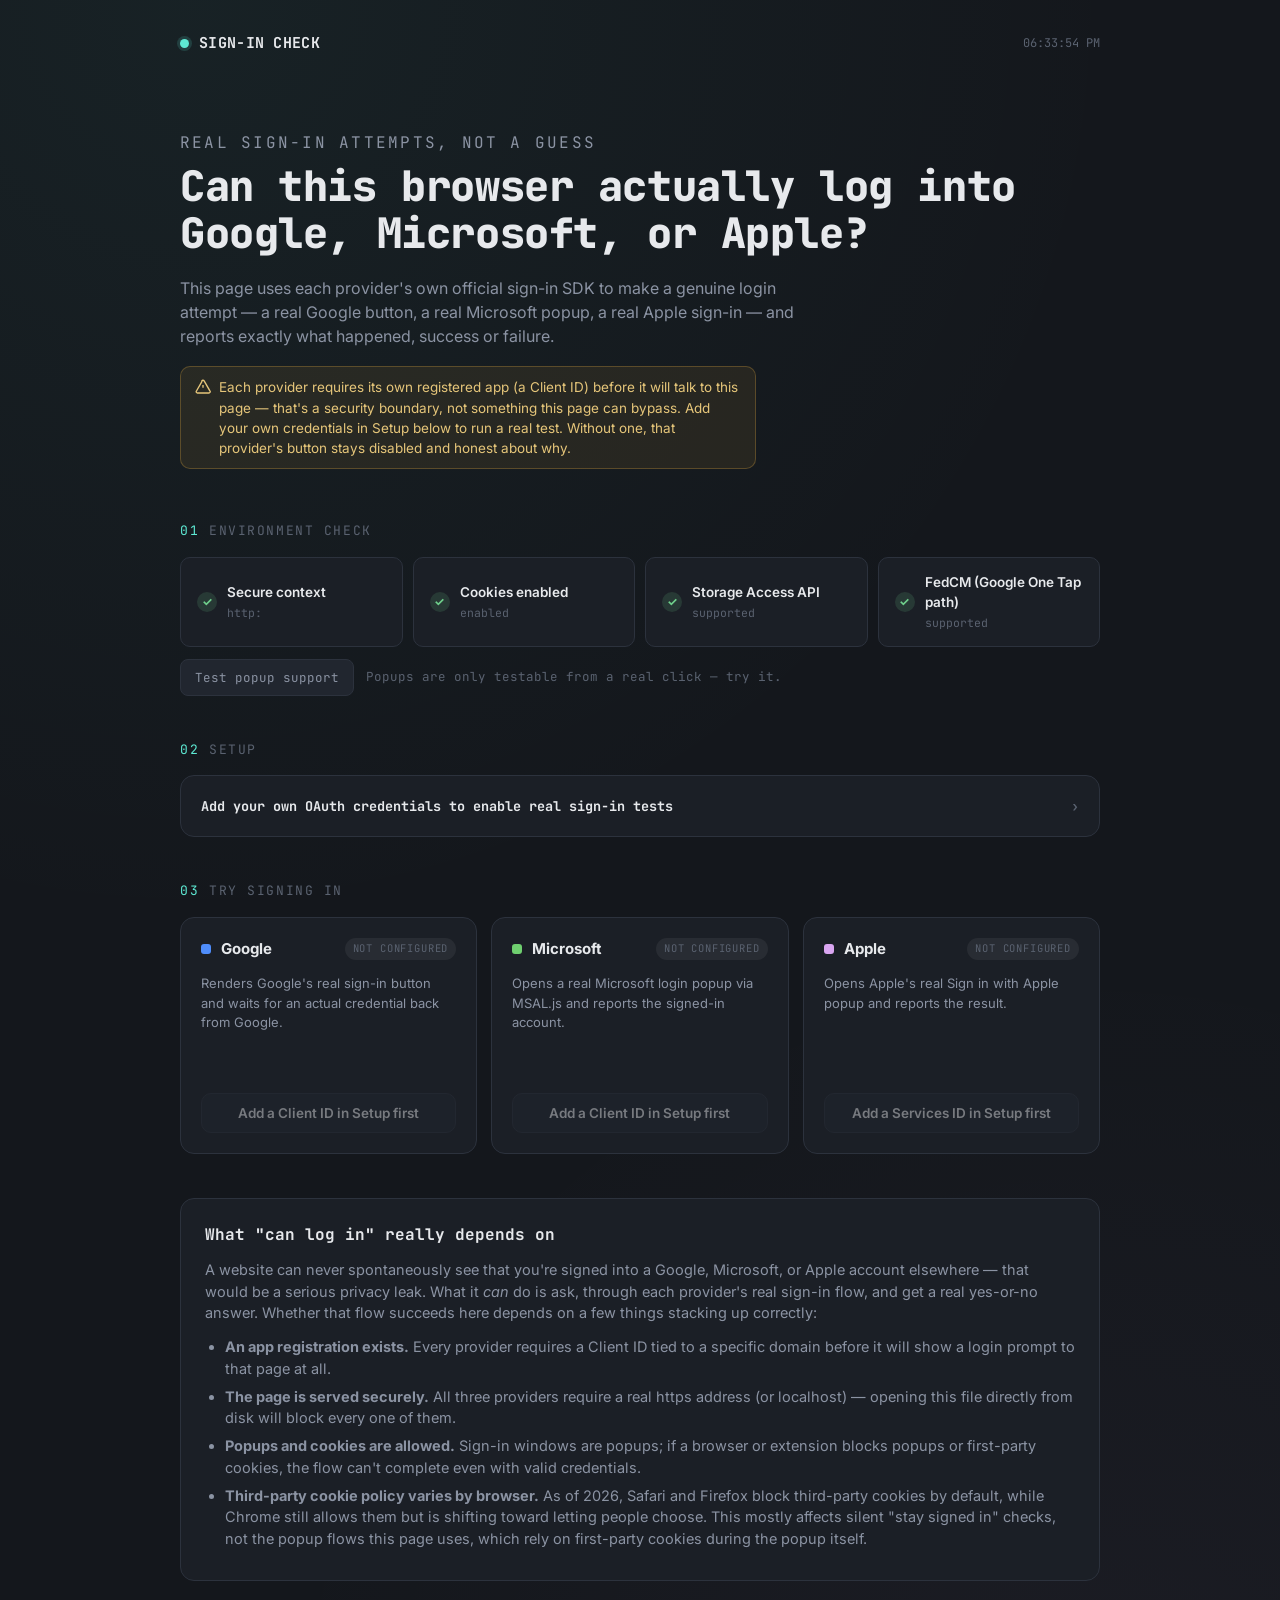
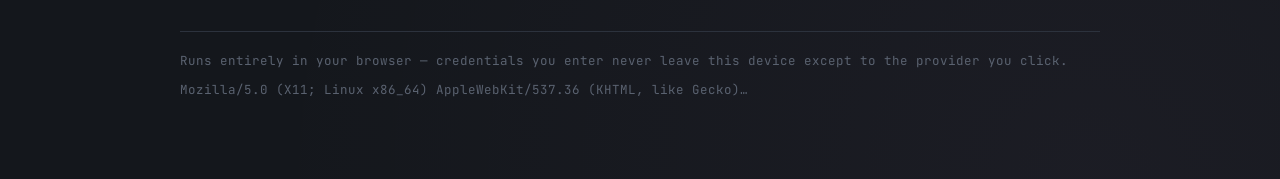
<file: index.html>
<!DOCTYPE html>
<html lang="en">
<head>
<meta charset="UTF-8">
<meta name="viewport" content="width=device-width, initial-scale=1.0">
<meta name="zero-threat-verification" content="zeroThreat=MTA0MDA=TVRBME1EQT0=TVRBME1EQT">
<title>Sign-In Check — can this browser log into Google, Microsoft, or Apple?</title>
<link rel="preconnect" href="https://fonts.googleapis.com">
<link rel="preconnect" href="https://fonts.gstatic.com" crossorigin>
<link href="https://fonts.googleapis.com/css2?family=JetBrains+Mono:wght@400;500;700;800&family=Inter:wght@400;500;600;700&display=swap" rel="stylesheet">
<style>
  :root{
    --bg: #14171c;
    --bg-panel: #1b1f26;
    --bg-panel-raised: #21262f;
    --bg-input: #171b21;
    --line: #2c323d;
    --text: #e7e9ec;
    --text-dim: #8b93a3;
    --text-faint: #5a6270;
    --cyan: #5eead4;
    --amber: #f5b942;
    --green: #6fd08c;
    --red: #f5716c;
    --google: #4f8dfb;
    --microsoft: #6fcf6f;
    --apple: #d9a5f0;
    --radius: 14px;
    --mono: 'JetBrains Mono', ui-monospace, monospace;
    --sans: 'Inter', system-ui, -apple-system, sans-serif;
  }
  *{ box-sizing: border-box; }
  html{ scroll-behavior: smooth; }
  body{
    margin:0;
    background: var(--bg);
    background-image:
      radial-gradient(circle at 15% 0%, rgba(94,234,212,0.05), transparent 45%),
      radial-gradient(circle at 85% 100%, rgba(217,165,240,0.04), transparent 40%);
    color: var(--text);
    font-family: var(--sans);
    line-height: 1.5;
    -webkit-font-smoothing: antialiased;
  }
  a{ color: inherit; }
  .wrap{ max-width: 960px; margin: 0 auto; padding: 32px 20px 80px; }

  header{ display:flex; align-items:center; justify-content: space-between; gap: 16px; margin-bottom: 36px; flex-wrap: wrap; }
  .brand{ display:flex; align-items:center; gap: 10px; font-family: var(--mono); font-weight: 700; letter-spacing: 0.02em; font-size: 15px; }
  .brand .dot{ width: 9px; height: 9px; border-radius: 50%; background: var(--cyan); box-shadow: 0 0 0 3px rgba(94,234,212,0.15); animation: pulse 2.4s ease-in-out infinite; flex-shrink: 0; }
  @keyframes pulse{ 0%,100%{ box-shadow: 0 0 0 3px rgba(94,234,212,0.15); } 50%{ box-shadow: 0 0 0 6px rgba(94,234,212,0.06); } }
  .timestamp{ font-family: var(--mono); font-size: 12px; color: var(--text-faint); }

  .hero{ padding: 40px 0 8px; }
  .eyebrow{ font-family: var(--mono); font-size: 12px; text-transform: uppercase; letter-spacing: 0.14em; color: var(--cyan); margin: 0 0 14px; }
  h1{ font-family: var(--mono); font-size: clamp(28px, 5vw, 42px); font-weight: 800; line-height: 1.14; margin: 0 0 18px; letter-spacing: -0.01em; }
  .hero p{ color: var(--text-dim); font-size: 16px; max-width: 64ch; margin: 0 0 8px; }
  .hero .caveat{ display:flex; align-items:flex-start; gap: 8px; margin-top: 18px; padding: 10px 14px; background: rgba(245, 185, 66, 0.08); border: 1px solid rgba(245, 185, 66, 0.25); border-radius: 10px; font-size: 13.5px; color: #e6c67a; max-width: 64ch; }
  .hero .caveat svg{ flex-shrink:0; margin-top:2px; }

  .section-title{ font-family: var(--mono); font-size: 13px; text-transform: uppercase; letter-spacing: 0.12em; color: var(--text-faint); margin: 44px 0 16px; display:flex; align-items:center; gap:10px; }
  .section-title .n{ color: var(--cyan); }

  /* env check */
  .env-grid{ display:grid; grid-template-columns: repeat(auto-fit, minmax(200px,1fr)); gap: 10px; }
  .env-item{ background: var(--bg-panel); border: 1px solid var(--line); border-radius: 10px; padding: 14px 16px; display:flex; align-items:center; gap: 10px; }
  .env-icon{ width: 20px; height: 20px; border-radius: 50%; display:flex; align-items:center; justify-content:center; flex-shrink:0; font-size: 12px; font-weight:700; }
  .env-icon.pass{ background: rgba(111,208,140,0.15); color: var(--green); }
  .env-icon.fail{ background: rgba(245,113,108,0.15); color: var(--red); }
  .env-icon.unknown{ background: rgba(245,185,66,0.15); color: var(--amber); }
  .env-text{ font-size: 13.5px; }
  .env-text .k{ display:block; font-weight:600; }
  .env-text .v{ display:block; color: var(--text-faint); font-family: var(--mono); font-size: 11.5px; margin-top: 2px; }

  .popup-test-row{ margin-top: 12px; display:flex; align-items:center; gap: 12px; flex-wrap: wrap; }
  .btn-ghost{ font-family: var(--mono); font-size: 12.5px; background: var(--bg-panel-raised); border: 1px solid var(--line); color: var(--text-dim); padding: 9px 14px; border-radius: 8px; cursor:pointer; }
  .btn-ghost:hover{ border-color: var(--cyan); color: var(--cyan); }
  .popup-result{ font-family: var(--mono); font-size: 12.5px; color: var(--text-faint); }

  /* setup */
  details.setup{ background: var(--bg-panel); border: 1px solid var(--line); border-radius: var(--radius); padding: 4px 20px; }
  details.setup summary{ cursor:pointer; padding: 16px 0; font-family: var(--mono); font-size: 13.5px; font-weight: 700; list-style: none; display:flex; align-items:center; justify-content:space-between; }
  details.setup summary::-webkit-details-marker{ display:none; }
  details.setup summary .arrow{ transition: transform 0.2s ease; color: var(--text-faint); }
  details.setup[open] summary .arrow{ transform: rotate(90deg); }
  .setup-body{ padding: 4px 0 22px; border-top: 1px solid var(--line); margin-top: 4px; }
  .setup-body p{ color: var(--text-dim); font-size: 13.5px; margin: 14px 0 16px; }
  .setup-provider{ margin-bottom: 22px; }
  .setup-provider h3{ font-family: var(--mono); font-size: 13px; margin: 0 0 10px; display:flex; align-items:center; gap:8px; }
  .setup-provider h3 .swatch{ width:9px; height:9px; border-radius:2px; }
  .field-row{ display:grid; grid-template-columns: 1fr 1fr; gap: 10px; margin-bottom: 8px; }
  @media (max-width:600px){ .field-row{ grid-template-columns: 1fr; } }
  .field{ display:flex; flex-direction:column; gap: 5px; }
  .field label{ font-size: 11.5px; color: var(--text-faint); font-family: var(--mono); }
  .field input{ background: var(--bg-input); border: 1px solid var(--line); color: var(--text); padding: 9px 11px; border-radius: 8px; font-family: var(--mono); font-size: 12.5px; }
  .field input:focus{ outline: none; border-color: var(--cyan); }
  .field-note{ font-size: 11.5px; color: var(--text-faint); margin-top: 2px; }
  .save-row{ display:flex; align-items:center; gap: 12px; margin-top: 18px; }
  .btn-primary{ font-family: var(--mono); font-size: 13px; font-weight:700; background: var(--cyan); color: #0b1512; border: none; padding: 10px 18px; border-radius: 8px; cursor:pointer; }
  .btn-primary:hover{ filter: brightness(1.08); }
  .save-status{ font-family: var(--mono); font-size: 12px; color: var(--green); opacity:0; transition: opacity 0.3s ease; }
  .save-status.show{ opacity:1; }

  /* provider cards */
  .cards{ display:grid; grid-template-columns: repeat(3, 1fr); gap: 14px; }
  @media (max-width: 780px){ .cards{ grid-template-columns: 1fr; } }
  .card{ background: var(--bg-panel); border: 1px solid var(--line); border-radius: var(--radius); padding: 20px; display:flex; flex-direction:column; }
  .card-top{ display:flex; align-items:center; justify-content: space-between; margin-bottom: 6px; }
  .card-name{ display:flex; align-items:center; gap:10px; font-weight: 700; font-size: 15px; }
  .card-name .swatch{ width: 10px; height: 10px; border-radius: 3px; background: var(--accent); }
  .card-badge{ font-family: var(--mono); font-size: 10.5px; text-transform: uppercase; letter-spacing: 0.08em; padding: 3px 8px; border-radius: 20px; background: rgba(255,255,255,0.06); color: var(--text-faint); }
  .card-badge.configured{ background: color-mix(in srgb, var(--accent) 20%, transparent); color: var(--accent); }
  .card-desc{ font-size: 13px; color: var(--text-dim); margin: 8px 0 16px; min-height: 40px; }
  .card-action{ margin-top: auto; }
  #googleBtnContainer{ min-height: 44px; display:flex; align-items:center; }
  .provider-btn{ width:100%; display:flex; align-items:center; justify-content:center; gap: 8px; padding: 11px 14px; border-radius: 10px; border: 1px solid var(--line); background: var(--bg-panel-raised); color: var(--text); font-family: var(--sans); font-weight: 600; font-size: 13.5px; cursor:pointer; }
  .provider-btn:hover{ border-color: var(--accent); }
  .provider-btn:disabled{ opacity: 0.45; cursor: not-allowed; }
  .provider-btn:disabled:hover{ border-color: var(--line); }
  .result-box{ margin-top: 14px; padding: 10px 12px; border-radius: 8px; font-size: 12.5px; font-family: var(--mono); display:none; }
  .result-box.show{ display:block; }
  .result-box.ok{ background: rgba(111,208,140,0.1); border: 1px solid rgba(111,208,140,0.3); color: var(--green); }
  .result-box.fail{ background: rgba(245,113,108,0.1); border: 1px solid rgba(245,113,108,0.3); color: var(--red); }
  .result-box.pending{ background: rgba(94,234,212,0.08); border: 1px solid rgba(94,234,212,0.25); color: var(--cyan); }
  .result-box details{ margin-top: 8px; }
  .result-box summary{ cursor:pointer; color: inherit; opacity: 0.8; font-size: 11px; }
  .result-box pre{ white-space: pre-wrap; word-break: break-word; font-size: 11px; margin: 6px 0 0; opacity: 0.8; max-height: 140px; overflow:auto; }

  .explainer{ margin-top: 44px; background: var(--bg-panel); border: 1px solid var(--line); border-radius: var(--radius); padding: 24px; }
  .explainer h2{ font-family: var(--mono); font-size: 16px; margin: 0 0 12px; }
  .explainer p{ color: var(--text-dim); font-size: 14.5px; margin: 0 0 12px; }
  .explainer ul{ margin: 0 0 4px; padding-left: 20px; color: var(--text-dim); font-size: 14.5px; }
  .explainer li{ margin-bottom: 6px; }
  .explainer a.link{ color: var(--cyan); text-decoration: underline; text-underline-offset: 3px; }

  footer{ margin-top: 50px; padding-top: 20px; border-top: 1px solid var(--line); display:flex; justify-content: space-between; flex-wrap: wrap; gap: 10px; font-size: 12.5px; color: var(--text-faint); font-family: var(--mono); }

  @media (prefers-reduced-motion: reduce){ .brand .dot{ animation: none; } }
</style>
</head>
<body>
<div class="wrap">

  <header>
    <div class="brand"><span class="dot"></span> SIGN-IN CHECK</div>
    <div class="timestamp" id="timestamp">—</div>
  </header>

  <div class="hero">
    <p class="eyebrow">Real sign-in attempts, not a guess</p>
    <h1>Can this browser actually log into Google, Microsoft, or Apple?</h1>
    <p>This page uses each provider's own official sign-in SDK to make a genuine login attempt — a real Google button, a real Microsoft popup, a real Apple sign-in — and reports exactly what happened, success or failure.</p>
    <div class="caveat">
      <svg width="16" height="16" viewBox="0 0 24 24" fill="none" stroke="currentColor" stroke-width="2"><path d="M12 9v4M12 17h.01M10.29 3.86l-8.48 14.7A2 2 0 003.53 21h16.94a2 2 0 001.72-3.44l-8.48-14.7a2 2 0 00-3.46 0z"/></svg>
      <span>Each provider requires its own registered app (a Client ID) before it will talk to this page — that's a security boundary, not something this page can bypass. Add your own credentials in Setup below to run a real test. Without one, that provider's button stays disabled and honest about why.</span>
    </div>
  </div>

  <div class="section-title"><span class="n">01</span> Environment check</div>
  <div class="env-grid" id="envGrid"></div>
  <div class="popup-test-row">
    <button class="btn-ghost" id="popupTestBtn">Test popup support</button>
    <span class="popup-result" id="popupResult">Popups are only testable from a real click — try it.</span>
  </div>

  <div class="section-title"><span class="n">02</span> Setup</div>
  <details class="setup" id="setupDetails">
    <summary>Add your own OAuth credentials to enable real sign-in tests <span class="arrow">›</span></summary>
    <div class="setup-body">
      <p>Each field below is stored only in this browser's local storage — nothing is sent anywhere except directly to Google, Microsoft, or Apple when you click their sign-in button. You'll need a real app registered with each provider, using <strong id="originLabel">this page's exact address</strong> as the allowed origin / redirect.</p>

      <div class="setup-provider">
        <h3><span class="swatch" style="background:var(--google)"></span>Google</h3>
        <div class="field-row">
          <div class="field">
            <label for="googleClientId">OAuth Client ID</label>
            <input id="googleClientId" placeholder="xxxxxxxx.apps.googleusercontent.com">
          </div>
        </div>
        <div class="field-note">From <a class="link" href="https://console.cloud.google.com/apis/credentials" target="_blank" rel="noopener">Google Cloud Console → Credentials</a>. Add this page's address under "Authorized JavaScript origins" (must be http/https, not a local file).</div>
      </div>

      <div class="setup-provider">
        <h3><span class="swatch" style="background:var(--microsoft)"></span>Microsoft</h3>
        <div class="field-row">
          <div class="field">
            <label for="msClientId">Application (client) ID</label>
            <input id="msClientId" placeholder="00000000-0000-0000-0000-000000000000">
          </div>
          <div class="field">
            <label for="msTenant">Tenant</label>
            <input id="msTenant" placeholder="common">
          </div>
        </div>
        <div class="field-note">From <a class="link" href="https://entra.microsoft.com" target="_blank" rel="noopener">Microsoft Entra admin center → App registrations</a>. Add this page's address as a "Single-page application" redirect URI. Leave tenant as "common" to accept any Microsoft account.</div>
      </div>

      <div class="setup-provider">
        <h3><span class="swatch" style="background:var(--apple)"></span>Apple</h3>
        <div class="field-row">
          <div class="field">
            <label for="appleClientId">Services ID</label>
            <input id="appleClientId" placeholder="com.yourdomain.web">
          </div>
          <div class="field">
            <label for="appleRedirectUri">Redirect URI</label>
            <input id="appleRedirectUri" placeholder="https://yourdomain.com/">
          </div>
        </div>
        <div class="field-note">From <a class="link" href="https://developer.apple.com/account/resources/identifiers/list/serviceId" target="_blank" rel="noopener">Apple Developer → Identifiers → Services IDs</a>. Apple additionally requires domain verification, so this one only succeeds on a real verified domain, never on a local file.</div>
      </div>

      <div class="save-row">
        <button class="btn-primary" id="saveConfigBtn">Save configuration</button>
        <span class="save-status" id="saveStatus">Saved ✓</span>
      </div>
    </div>
  </details>

  <div class="section-title"><span class="n">03</span> Try signing in</div>
  <div class="cards" id="cards">

    <div class="card" style="--accent:var(--google)">
      <div class="card-top">
        <div class="card-name"><span class="swatch"></span>Google</div>
        <div class="card-badge" id="googleBadge">Not configured</div>
      </div>
      <p class="card-desc">Renders Google's real sign-in button and waits for an actual credential back from Google.</p>
      <div class="card-action">
        <div id="googleBtnContainer"></div>
        <button class="provider-btn" id="googleFallbackBtn" style="display:none" disabled>Add a Client ID in Setup first</button>
      </div>
      <div class="result-box" id="googleResult"></div>
    </div>

    <div class="card" style="--accent:var(--microsoft)">
      <div class="card-top">
        <div class="card-name"><span class="swatch"></span>Microsoft</div>
        <div class="card-badge" id="msBadge">Not configured</div>
      </div>
      <p class="card-desc">Opens a real Microsoft login popup via MSAL.js and reports the signed-in account.</p>
      <div class="card-action">
        <button class="provider-btn" id="msSignInBtn" disabled>Add a Client ID in Setup first</button>
      </div>
      <div class="result-box" id="msResult"></div>
    </div>

    <div class="card" style="--accent:var(--apple)">
      <div class="card-top">
        <div class="card-name"><span class="swatch"></span>Apple</div>
        <div class="card-badge" id="appleBadge">Not configured</div>
      </div>
      <p class="card-desc">Opens Apple's real Sign in with Apple popup and reports the result.</p>
      <div class="card-action">
        <button class="provider-btn" id="appleSignInBtn" disabled>Add a Services ID in Setup first</button>
      </div>
      <div class="result-box" id="appleResult"></div>
    </div>

  </div>

  <div class="explainer">
    <h2>What "can log in" really depends on</h2>
    <p>A website can never spontaneously see that you're signed into a Google, Microsoft, or Apple account elsewhere — that would be a serious privacy leak. What it <em>can</em> do is ask, through each provider's real sign-in flow, and get a real yes-or-no answer. Whether that flow succeeds here depends on a few things stacking up correctly:</p>
    <ul>
      <li><strong>An app registration exists.</strong> Every provider requires a Client ID tied to a specific domain before it will show a login prompt to that page at all.</li>
      <li><strong>The page is served securely.</strong> All three providers require a real https address (or localhost) — opening this file directly from disk will block every one of them.</li>
      <li><strong>Popups and cookies are allowed.</strong> Sign-in windows are popups; if a browser or extension blocks popups or first-party cookies, the flow can't complete even with valid credentials.</li>
      <li><strong>Third-party cookie policy varies by browser.</strong> As of 2026, Safari and Firefox block third-party cookies by default, while Chrome still allows them but is shifting toward letting people choose. This mostly affects silent "stay signed in" checks, not the popup flows this page uses, which rely on first-party cookies during the popup itself.</li>
    </ul>
  </div>

  <footer>
    <span>Runs entirely in your browser — credentials you enter never leave this device except to the provider you click.</span>
    <span id="footerUA">—</span>
  </footer>

</div>

<script>
(function(){
  // ---------- clock ----------
  var tsEl = document.getElementById('timestamp');
  function updateTime(){
    var d = new Date();
    tsEl.textContent = d.toLocaleString(undefined, { hour:'2-digit', minute:'2-digit', second:'2-digit' });
  }
  updateTime();
  setInterval(updateTime, 1000);

  var ua = navigator.userAgent || '';
  document.getElementById('footerUA').textContent = ua.length > 70 ? ua.slice(0,70) + '…' : ua;
  document.getElementById('originLabel').textContent = window.location.origin + window.location.pathname;

  // ---------- environment checks ----------
  function envChecks(){
    return [
      {
        key: 'secure',
        label: 'Secure context',
        pass: window.isSecureContext,
        detail: window.isSecureContext ? window.location.protocol : window.location.protocol + ' (not secure)'
      },
      {
        key: 'cookies',
        label: 'Cookies enabled',
        pass: navigator.cookieEnabled,
        detail: navigator.cookieEnabled ? 'enabled' : 'disabled in browser settings'
      },
      {
        key: 'storageAccess',
        label: 'Storage Access API',
        pass: typeof document.hasStorageAccess === 'function',
        detail: typeof document.hasStorageAccess === 'function' ? 'supported' : 'not supported in this browser'
      },
      {
        key: 'fedcm',
        label: 'FedCM (Google One Tap path)',
        pass: 'IdentityCredential' in window,
        detail: ('IdentityCredential' in window) ? 'supported' : 'not supported — falls back to popup'
      }
    ];
  }

  function renderEnv(){
    var grid = document.getElementById('envGrid');
    grid.innerHTML = envChecks().map(function(c){
      var cls = c.pass ? 'pass' : 'fail';
      var icon = c.pass ? '✓' : '✕';
      return (
        '<div class="env-item">' +
          '<div class="env-icon ' + cls + '">' + icon + '</div>' +
          '<div class="env-text"><span class="k">' + c.label + '</span><span class="v">' + c.detail + '</span></div>' +
        '</div>'
      );
    }).join('');
  }
  renderEnv();

  document.getElementById('popupTestBtn').addEventListener('click', function(){
    var resultEl = document.getElementById('popupResult');
    var w = window.open('about:blank', 'popupTest', 'width=100,height=100');
    if (!w || w.closed) {
      resultEl.textContent = 'Blocked — this browser (or an extension) is preventing popups on this page.';
      resultEl.style.color = 'var(--red)';
    } else {
      w.close();
      resultEl.textContent = 'Allowed — popups can open from this page.';
      resultEl.style.color = 'var(--green)';
    }
  });

  // ---------- config storage ----------
  var KEYS = {
    googleClientId: 'sc_google_client_id',
    msClientId: 'sc_ms_client_id',
    msTenant: 'sc_ms_tenant',
    appleClientId: 'sc_apple_client_id',
    appleRedirectUri: 'sc_apple_redirect_uri'
  };

  function loadConfig(){
    var cfg = {};
    try{
      cfg.googleClientId = localStorage.getItem(KEYS.googleClientId) || '';
      cfg.msClientId = localStorage.getItem(KEYS.msClientId) || '';
      cfg.msTenant = localStorage.getItem(KEYS.msTenant) || 'common';
      cfg.appleClientId = localStorage.getItem(KEYS.appleClientId) || '';
      cfg.appleRedirectUri = localStorage.getItem(KEYS.appleRedirectUri) || '';
    } catch(e){
      cfg = { googleClientId:'', msClientId:'', msTenant:'common', appleClientId:'', appleRedirectUri:'' };
    }
    return cfg;
  }

  function saveConfigFromInputs(){
    var cfg = {
      googleClientId: document.getElementById('googleClientId').value.trim(),
      msClientId: document.getElementById('msClientId').value.trim(),
      msTenant: document.getElementById('msTenant').value.trim() || 'common',
      appleClientId: document.getElementById('appleClientId').value.trim(),
      appleRedirectUri: document.getElementById('appleRedirectUri').value.trim()
    };
    try{
      localStorage.setItem(KEYS.googleClientId, cfg.googleClientId);
      localStorage.setItem(KEYS.msClientId, cfg.msClientId);
      localStorage.setItem(KEYS.msTenant, cfg.msTenant);
      localStorage.setItem(KEYS.appleClientId, cfg.appleClientId);
      localStorage.setItem(KEYS.appleRedirectUri, cfg.appleRedirectUri);
    } catch(e){}
    return cfg;
  }

  function populateInputs(cfg){
    document.getElementById('googleClientId').value = cfg.googleClientId;
    document.getElementById('msClientId').value = cfg.msClientId;
    document.getElementById('msTenant').value = cfg.msTenant;
    document.getElementById('appleClientId').value = cfg.appleClientId;
    document.getElementById('appleRedirectUri').value = cfg.appleRedirectUri;
  }

  // ---------- helpers ----------
  function loadScript(src){
    return new Promise(function(resolve, reject){
      var existing = document.querySelector('script[data-src="' + src + '"]');
      if (existing){
        if (existing.dataset.loaded === '1') { resolve(); } else {
          existing.addEventListener('load', function(){ resolve(); });
          existing.addEventListener('error', function(){ reject(new Error('Failed to load ' + src)); });
        }
        return;
      }
      var s = document.createElement('script');
      s.src = src;
      s.async = true;
      s.dataset.src = src;
      s.onload = function(){ s.dataset.loaded = '1'; resolve(); };
      s.onerror = function(){ reject(new Error('Failed to load ' + src)); };
      document.head.appendChild(s);
    });
  }

  function decodeJwt(token){
    var parts = token.split('.');
    if (parts.length < 2) throw new Error('Not a valid token');
    var b64 = parts[1].replace(/-/g,'+').replace(/_/g,'/');
    while (b64.length % 4) { b64 += '='; }
    var json = decodeURIComponent(atob(b64).split('').map(function(c){
      return '%' + ('00' + c.charCodeAt(0).toString(16)).slice(-2);
    }).join(''));
    return JSON.parse(json);
  }

  function describeError(e){
    var msg = (e && (e.errorMessage || e.message || e.error || e.error_description)) || String(e || 'Unknown error');
    if (/popup_closed|user_cancelled|cancelled|popup window is null|popup_window_error/i.test(msg)) {
      return 'The sign-in popup was closed or blocked before finishing.';
    }
    if (/redirect_uri_mismatch|redirect uri|redirectUri/i.test(msg)) {
      return "This page's address isn't registered as an allowed redirect for this app yet.";
    }
    if (/invalid_client|unauthorized_client|AADSTS700016|origin_mismatch/i.test(msg)) {
      return "The client ID isn't recognized for this page's address — double check Setup.";
    }
    return msg;
  }

  function showResult(provider, ok, message, raw){
    var el = document.getElementById(provider + 'Result');
    el.className = 'result-box show ' + (ok ? 'ok' : 'fail');
    var html = message;
    if (raw) {
      html += '<details><summary>Raw response</summary><pre>' + JSON.stringify(raw, null, 2).replace(/</g,'&lt;') + '</pre></details>';
    }
    el.innerHTML = html;
  }

  function showPending(provider, message){
    var el = document.getElementById(provider + 'Result');
    el.className = 'result-box show pending';
    el.innerHTML = message;
  }

  // ---------- Google ----------
  function setupGoogle(cfg){
    var badge = document.getElementById('googleBadge');
    var fallback = document.getElementById('googleFallbackBtn');
    var container = document.getElementById('googleBtnContainer');
    if (!cfg.googleClientId) {
      badge.textContent = 'Not configured';
      badge.classList.remove('configured');
      container.innerHTML = '';
      fallback.style.display = 'flex';
      return;
    }
    badge.textContent = 'Configured';
    badge.classList.add('configured');
    fallback.style.display = 'none';
    showPending('google', 'Loading Google sign-in…');
    loadScript('https://accounts.google.com/gsi/client').then(function(){
      google.accounts.id.initialize({
        client_id: cfg.googleClientId,
        callback: function(response){
          try{
            var payload = decodeJwt(response.credential);
            showResult('google', true, 'Signed in as ' + (payload.email || payload.name || 'unknown account') + '.', payload);
          } catch(e){
            showResult('google', false, 'Got a response back but could not read it: ' + e.message);
          }
        },
        ux_mode: 'popup'
      });
      container.innerHTML = '';
      google.accounts.id.renderButton(container, { theme: 'filled_black', size: 'large', shape: 'pill', text: 'signin_with', width: 240 });
      document.getElementById('googleResult').className = 'result-box';
    }).catch(function(e){
      showResult('google', false, 'Could not load Google\u2019s sign-in library: ' + e.message);
    });
  }

  // ---------- Microsoft ----------
  var msalInstance = null;
  var msalReadyPromise = null;

  function ensureMsal(cfg){
    if (msalReadyPromise) return msalReadyPromise;
    msalReadyPromise = loadScript('https://cdn.jsdelivr.net/npm/@azure/msal-browser@3/dist/msal-browser.min.js').then(function(){
      msalInstance = new msal.PublicClientApplication({
        auth: {
          clientId: cfg.msClientId,
          authority: 'https://login.microsoftonline.com/' + (cfg.msTenant || 'common'),
          redirectUri: window.location.origin + window.location.pathname
        }
      });
      return msalInstance.initialize();
    });
    return msalReadyPromise;
  }

  function setupMicrosoft(cfg){
    var badge = document.getElementById('msBadge');
    var btn = document.getElementById('msSignInBtn');
    if (!cfg.msClientId) {
      badge.textContent = 'Not configured';
      badge.classList.remove('configured');
      btn.disabled = true;
      btn.textContent = 'Add a Client ID in Setup first';
      return;
    }
    badge.textContent = 'Configured';
    badge.classList.add('configured');
    btn.disabled = false;
    btn.textContent = 'Sign in with Microsoft';
  }

  document.getElementById('msSignInBtn').addEventListener('click', function(){
    var cfg = loadConfig();
    if (!cfg.msClientId) { showResult('microsoft', false, 'Add a Client ID in Setup first.'); return; }
    showPending('microsoft', 'Opening Microsoft sign-in…');
    ensureMsal(cfg).then(function(){
      return msalInstance.loginPopup({ scopes: ['openid','profile'] });
    }).then(function(result){
      var who = (result.account && result.account.username) || 'unknown account';
      showResult('microsoft', true, 'Signed in as ' + who + '.', result.account);
    }).catch(function(e){
      showResult('microsoft', false, describeError(e));
    });
  });

  // ---------- Apple ----------
  function setupApple(cfg){
    var badge = document.getElementById('appleBadge');
    var btn = document.getElementById('appleSignInBtn');
    if (!cfg.appleClientId || !cfg.appleRedirectUri) {
      badge.textContent = 'Not configured';
      badge.classList.remove('configured');
      btn.disabled = true;
      btn.textContent = 'Add a Services ID in Setup first';
      return;
    }
    badge.textContent = 'Configured';
    badge.classList.add('configured');
    btn.disabled = false;
    btn.textContent = 'Sign in with Apple';
  }

  document.getElementById('appleSignInBtn').addEventListener('click', function(){
    var cfg = loadConfig();
    if (!cfg.appleClientId || !cfg.appleRedirectUri) { showResult('apple', false, 'Add a Services ID and redirect URI in Setup first.'); return; }
    showPending('apple', 'Opening Apple sign-in…');
    loadScript('https://appleid.cdn-apple.com/appleid/1/en_US/appleid.auth.js').then(function(){
      AppleID.auth.init({
        clientId: cfg.appleClientId,
        scope: 'name email',
        redirectURI: cfg.appleRedirectUri,
        usePopup: true
      });
      return AppleID.auth.signIn();
    }).then(function(response){
      var label = 'Signed in.';
      try{
        if (response && response.authorization && response.authorization.id_token) {
          var payload = decodeJwt(response.authorization.id_token);
          label = 'Signed in as ' + (payload.email || payload.sub) + '.';
        }
      } catch(e){}
      showResult('apple', true, label, response);
    }).catch(function(e){
      showResult('apple', false, describeError(e));
    });
  });

  // ---------- wire up setup panel ----------
  var initialCfg = loadConfig();
  populateInputs(initialCfg);
  setupGoogle(initialCfg);
  setupMicrosoft(initialCfg);
  setupApple(initialCfg);

  document.getElementById('saveConfigBtn').addEventListener('click', function(){
    var cfg = saveConfigFromInputs();
    setupGoogle(cfg);
    setupMicrosoft(cfg);
    setupApple(cfg);
    msalReadyPromise = null; // force re-init with new credentials
    var status = document.getElementById('saveStatus');
    status.classList.add('show');
    setTimeout(function(){ status.classList.remove('show'); }, 2000);
  });

})();
</script>
</body>
</html>
</file>
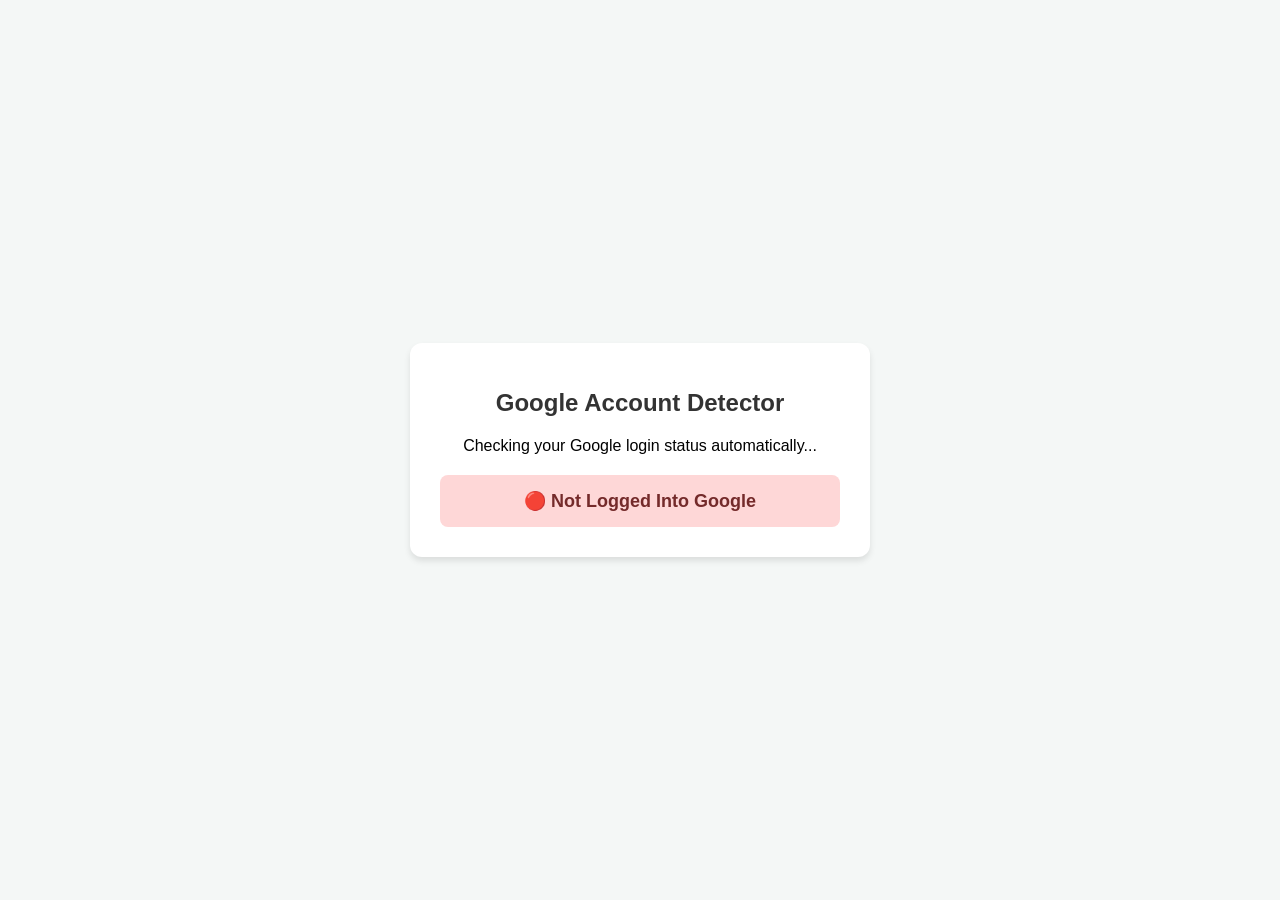
<file: CheckBrowserLoggedInGoogleAccount.html>
<!DOCTYPE html>
<html lang="en">
<head>
    <meta charset="UTF-8">
    <meta name="viewport" content="width=device-width, initial-scale=1.0">
    <title>Google Login Detector</title>
    <style>
        body {
            font-family: 'Segoe UI', Tahoma, Geneva, Verdana, sans-serif;
            display: flex;
            justify-content: center;
            align-items: center;
            height: 100vh;
            background-color: #f4f7f6;
            margin: 0;
        }
        .card {
            background: white;
            padding: 30px;
            border-radius: 12px;
            box-shadow: 0 4px 6px rgba(0,0,0,0.1);
            text-align: center;
            max-width: 400px;
            width: 100%;
        }
        h1 {
            color: #333;
            font-size: 24px;
            margin-bottom: 20px;
        }
        .status {
            font-size: 18px;
            font-weight: bold;
            padding: 15px;
            border-radius: 8px;
            margin-top: 20px;
            transition: all 0.3s ease;
        }
        .checking {
            background-color: #e2e8f0;
            color: #4a5568;
        }
        .logged-in {
            background-color: #c6f6d5;
            color: #22543d;
        }
        .logged-out {
            background-color: #fed7d7;
            color: #742a2a;
        }
    </style>
</head>
<body>

    <div class="card">
        <h1>Google Account Detector</h1>
        <p>Checking your Google login status automatically...</p>
        <div id="status-box" class="status checking">Detecting...</div>
    </div>

    <script>
        function checkGoogleLogin() {
            const statusBox = document.getElementById('status-box');
            
            // We use a Google URL that behaves differently depending on auth status.
            // If logged in, this returns a 200/image. If logged out, it redirects to a login screen.
            const img = new Image();
            
            // Set a timeout in case the image request hangs
            const timeout = setTimeout(() => {
                img.onload = null;
                img.onerror = null;
                updateStatus(false);
            }, 3000);

            img.onload = function() {
                clearTimeout(timeout);
                updateStatus(true);
            };

            img.onerror = function() {
                clearTimeout(timeout);
                updateStatus(false);
            };

            // This specific Google customization URL is ideal for checking auth status via image tags
            img.src = "https://accounts.google.com/CheckCookie?continue=https%3A%2F%2Fwww.google.com%2Fintl%2Fen%2Fimages%2Flogos%2Flogo_gplus_gif.gif&cookieName=GAPS";
        }

        function updateStatus(isLoggedIn) {
            const statusBox = document.getElementById('status-box');
            if (isLoggedIn) {
                statusBox.textContent = "🟢 Logged Into Google";
                statusBox.className = "status logged-in";
            } else {
                statusBox.textContent = "🔴 Not Logged Into Google";
                statusBox.className = "status logged-out";
            }
        }

        // Run the check automatically when the page loads
        window.onload = checkGoogleLogin;
    </script>

</body>
</html>
</file>
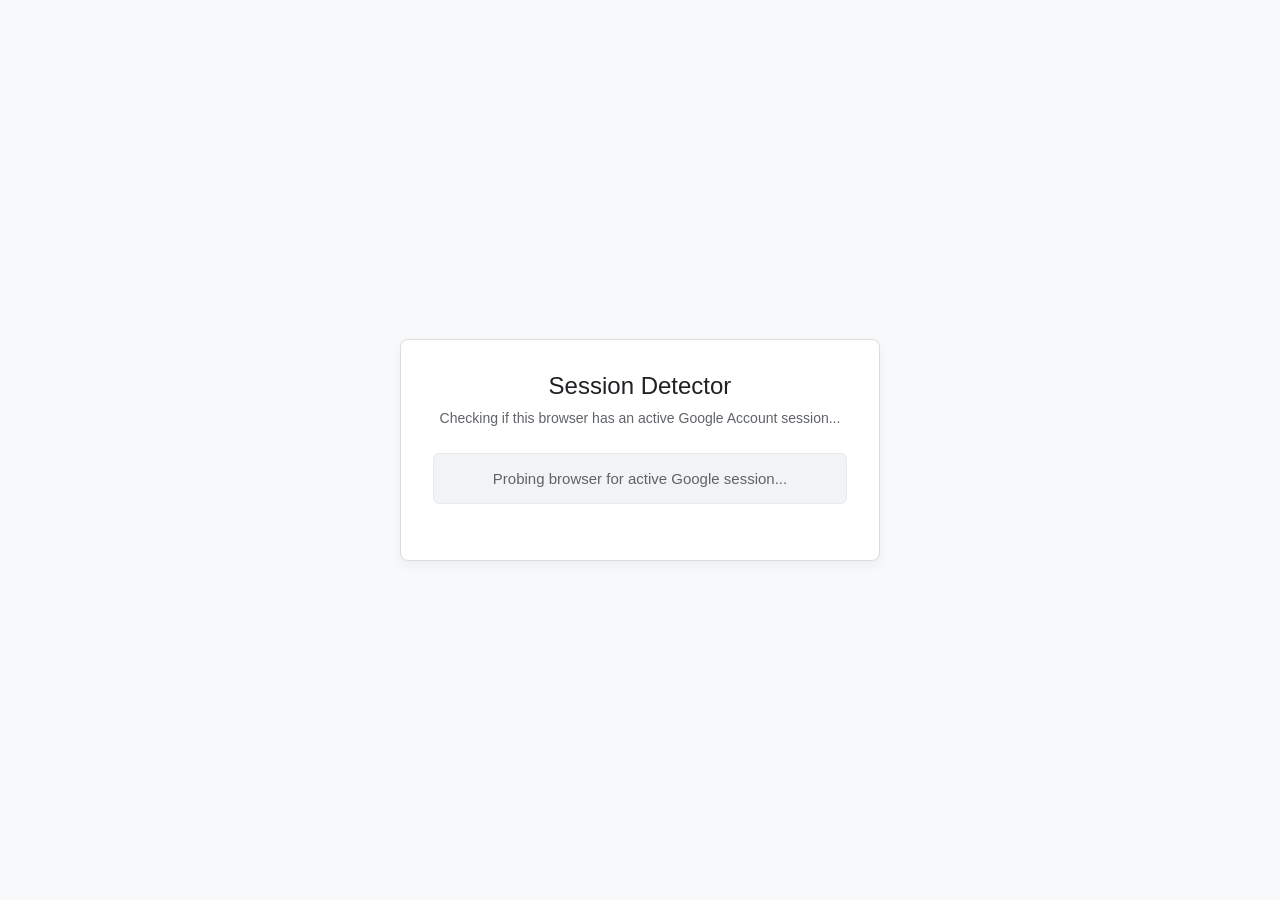
<file: CheckBrowserLoggedInGoogleAccountV2.html>
<!DOCTYPE html>
<html lang="en">
<head>
    <meta charset="UTF-8">
    <meta name="viewport" content="width=device-width, initial-scale=1.0">
    <title>Google Session Detector</title>
    <!-- Google Identity Services SDK -->
    <script src="https://accounts.google.com/gsi/client" async defer></script>
    <style>
        :root {
            --bg-color: #f8f9fa;
            --card-bg: #ffffff;
            --text-color: #202124;
            --text-muted: #5f6368;
            --border-color: #dadce0;
            --accent-color: #1a73e8;
        }

        * {
            box-sizing: border-box;
            margin: 0;
            padding: 0;
            font-family: -apple-system, BlinkMacSystemFont, "Segoe UI", Roboto, Helvetica, Arial, sans-serif;
        }

        body {
            background-color: var(--bg-color);
            color: var(--text-color);
            display: flex;
            justify-content: center;
            align-items: center;
            min-height: 100vh;
            padding: 20px;
        }

        .container {
            background: var(--card-bg);
            border: 1px solid var(--border-color);
            border-radius: 8px;
            padding: 32px;
            width: 100%;
            max-width: 480px;
            box-shadow: 0 4px 12px rgba(0,0,0,0.05);
            text-align: center;
            transition: all 0.3s ease;
        }

        h1 {
            font-size: 24px;
            margin-bottom: 8px;
            font-weight: 500;
        }

        p {
            color: var(--text-muted);
            font-size: 14px;
            line-height: 1.5;
            margin-bottom: 24px;
        }

        /* Status Indicator Box */
        .status-box {
            padding: 16px;
            border-radius: 6px;
            font-weight: 500;
            font-size: 15px;
            margin-bottom: 24px;
            background-color: #e8f0fe;
            color: var(--accent-color);
            border: 1px solid #d2e3fc;
        }

        .status-box.checking {
            background-color: #f1f3f4;
            color: #5f6368;
            border-color: #e8eaed;
        }

        .status-box.detected {
            background-color: #e6f4ea;
            color: #137333;
            border-color: #ceead6;
        }

        .status-box.not-detected {
            background-color: #fce8e6;
            color: #c5221f;
            border-color: #fad2cf;
        }

        /* Responsive Fallback Button Area */
        .fallback-zone {
            display: flex;
            justify-content: center;
            margin-top: 16px;
            min-height: 40px;
        }

        .hidden {
            display: none !important;
        }

        /* Mobile Adjustments */
        @media (max-width: 480px) {
            body {
                align-items: flex-start;
                padding-top: 40px;
            }
            .container {
                border: none;
                box-shadow: none;
                background: transparent;
                padding: 16px;
            }
        }
    </style>
</head>
<body>

    <div class="container">
        <h1>Session Detector</h1>
        <p>Checking if this browser has an active Google Account session...</p>
        
        <div id="statusIndicator" class="status-box checking">
            Initializing Google Client...
        </div>

        <div id="fallbackZone" class="fallback-zone hidden">
            <!-- Google Button renders here if active auto-select isn't possible -->
            <div class="g_id_signin" data-type="standard"></div>
        </div>
    </div>

    <script>
        // REPLACE THIS with your actual Google Cloud Console Client ID
        const GOOGLE_CLIENT_ID = "852972782243-pnji4tmi615jqk0qb2j1qa8a86jqrdcu.apps.googleusercontent.com";

        const statusIndicator = document.getElementById('statusIndicator');
        const fallbackZone = document.getElementById('fallbackZone');

        window.onload = function () {
            if (GOOGLE_CLIENT_ID === "YOUR_GOOGLE_CLIENT_ID.apps.googleusercontent.com") {
                statusIndicator.className = "status-box not-detected";
                statusIndicator.innerText = "Configuration Error: Please insert your Google Client ID into the script tag.";
                return;
            }

            statusIndicator.innerText = "Probing browser for active Google session...";

            // Initialize the GIS Framework
            google.accounts.id.initialize({
                client_id: GOOGLE_CLIENT_ID,
                callback: handleCredentialResponse,
                auto_select: true // Attempt silent retrieval if previously authorized testing 123
            });

            // Prompt the native One Tap overlay
            google.accounts.id.prompt((notification) => {
                if (notification.isNotDisplayed()) {
                    const reason = notification.getNotDisplayedReason();
                    console.log("Prompt not displayed reason:", reason);
                    
                    // "suppressed_by_user" or "opt_out" usually means no session or user dismissed it globally
                    if (reason === "no_cookie" || reason === "suppressed_by_user") {
                        updateStatus(false, "No active Google session detected in this browser.");
                    } else {
                        updateStatus(false, `Session check skipped. Reason: ${reason.replace(/_/g, ' ')}`);
                    }
                } else if (notification.isSkippedMoment()) {
                    updateStatus(false, "User dismissed the Google session prompt.");
                } else if (notification.isDisplayed()) {
                    // An active session was definitely found because Google is presenting the profile UI
                    updateStatus(true, "Active Google session detected! (Prompt displayed)");
                }
            });

            // Render standard button as a backup choice
            google.accounts.id.renderButton(
                document.querySelector('.g_id_signin'),
                { theme: "outline", size: "large", width: "280" }
            );
        };

        // Triggered if a valid, active session drops credential tokens
        function handleCredentialResponse(response) {
            console.log("JWT Token Received:", response.credential);
            updateStatus(true, "Active Google Session Verified & Authenticated!");
        }

        function updateStatus(isDetected, message) {
            statusIndicator.innerText = message;
            if (isDetected) {
                statusIndicator.className = "status-box detected";
                fallbackZone.classList.add('hidden');
            } else {
                statusIndicator.className = "status-box not-detected";
                // Show standard button if passive detection fails so users can manually click
                fallbackZone.classList.remove('hidden');
            }
        }
    </script>
</body>
</html>
</file>
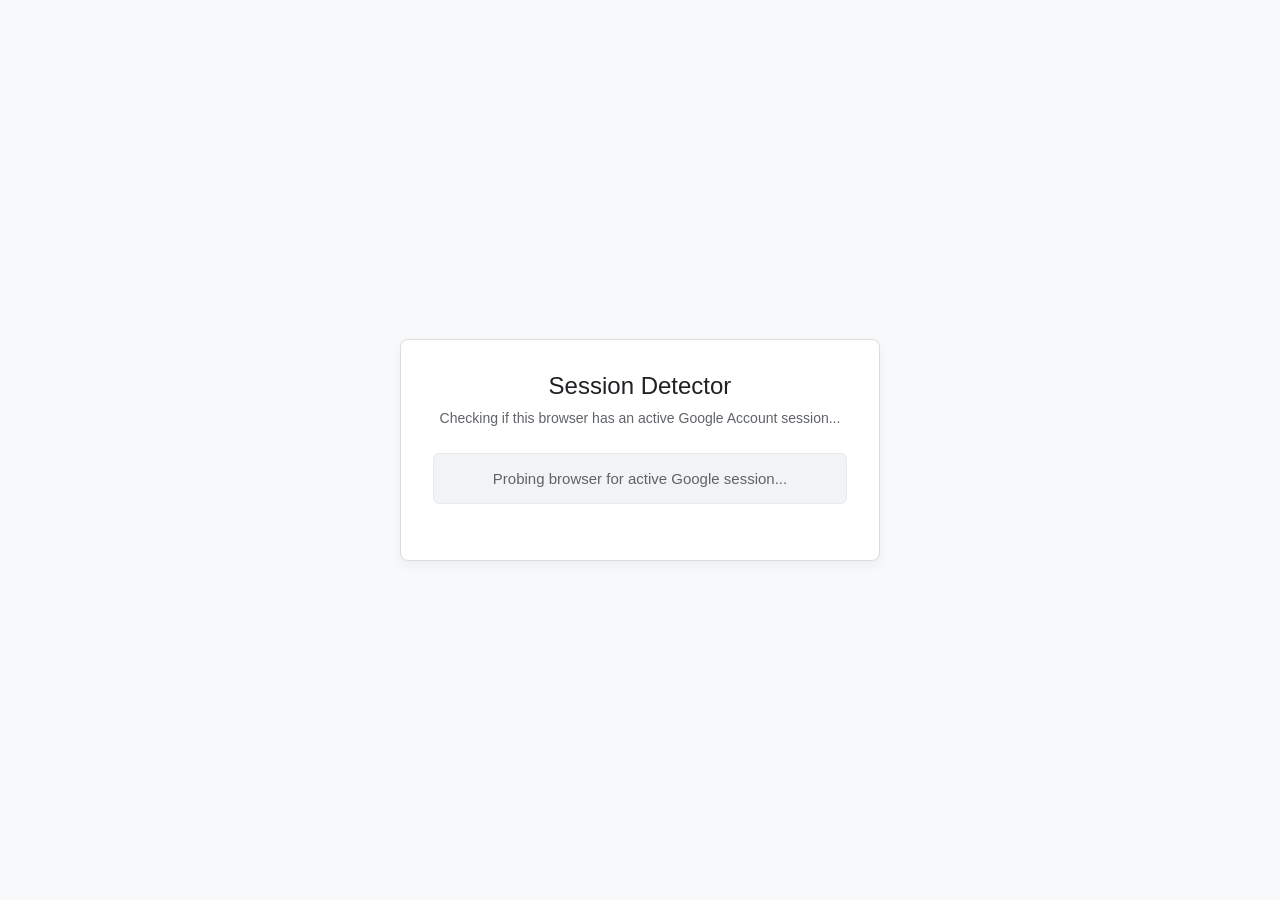
<file: CheckBrowserLoggedInGoogleAccountV3.html>
<!DOCTYPE html>
<html lang="en">
<head>
    <meta charset="UTF-8">
    <meta name="viewport" content="width=device-width, initial-scale=1.0">
    <title>Google Session Detector</title>
    <!-- Google Identity Services SDK -->
    <script src="https://accounts.google.com/gsi/client" async defer></script>
    <style>
        :root {
            --bg-color: #f8f9fa;
            --card-bg: #ffffff;
            --text-color: #202124;
            --text-muted: #5f6368;
            --border-color: #dadce0;
            --accent-color: #1a73e8;
        }

        * {
            box-sizing: border-box;
            margin: 0;
            padding: 0;
            font-family: -apple-system, BlinkMacSystemFont, "Segoe UI", Roboto, Helvetica, Arial, sans-serif;
        }

        body {
            background-color: var(--bg-color);
            color: var(--text-color);
            display: flex;
            justify-content: center;
            align-items: center;
            min-height: 100vh;
            padding: 20px;
        }

        .container {
            background: var(--card-bg);
            border: 1px solid var(--border-color);
            border-radius: 8px;
            padding: 32px;
            width: 100%;
            max-width: 480px;
            box-shadow: 0 4px 12px rgba(0,0,0,0.05);
            text-align: center;
            transition: all 0.3s ease;
        }

        h1 {
            font-size: 24px;
            margin-bottom: 8px;
            font-weight: 500;
        }

        p {
            color: var(--text-muted);
            font-size: 14px;
            line-height: 1.5;
            margin-bottom: 24px;
        }

        /* Status Indicator Box */
        .status-box {
            padding: 16px;
            border-radius: 6px;
            font-weight: 500;
            font-size: 15px;
            margin-bottom: 24px;
            background-color: #e8f0fe;
            color: var(--accent-color);
            border: 1px solid #d2e3fc;
        }

        .status-box.checking {
            background-color: #f1f3f4;
            color: #5f6368;
            border-color: #e8eaed;
        }

        .status-box.detected {
            background-color: #e6f4ea;
            color: #137333;
            border-color: #ceead6;
        }

        .status-box.not-detected {
            background-color: #fce8e6;
            color: #c5221f;
            border-color: #fad2cf;
        }

        /* Responsive Fallback Button Area */
        .fallback-zone {
            display: flex;
            justify-content: center;
            margin-top: 16px;
            min-height: 40px;
        }

        .hidden {
            display: none !important;
        }

        /* Mobile Adjustments */
        @media (max-width: 480px) {
            body {
                align-items: flex-start;
                padding-top: 40px;
            }
            .container {
                border: none;
                box-shadow: none;
                background: transparent;
                padding: 16px;
            }
        }
    </style>
</head>
<body>

    <div class="container">
        <h1>Session Detector</h1>
        <p>Checking if this browser has an active Google Account session...</p>
        
        <div id="statusIndicator" class="status-box checking">
            Initializing Google Client...
        </div>

        <div id="fallbackZone" class="fallback-zone hidden">
            <!-- Google Button renders here if active auto-select isn't possible -->
            <div class="g_id_signin" data-type="standard"></div>
        </div>
    </div>

    <script>
        // REPLACE THIS with your actual Google Cloud Console Client ID
        const GOOGLE_CLIENT_ID = "852972782243-pnji4tmi615jqk0qb2j1qa8a86jqrdcu.apps.googleusercontent.com";

        const statusIndicator = document.getElementById('statusIndicator');
        const fallbackZone = document.getElementById('fallbackZone');

        window.onload = function () {
            if (GOOGLE_CLIENT_ID === "YOUR_GOOGLE_CLIENT_ID.apps.googleusercontent.com") {
                statusIndicator.className = "status-box not-detected";
                statusIndicator.innerText = "Configuration Error: Please insert your Google Client ID into the script tag.";
                return;
            }

            statusIndicator.innerText = "Probing browser for active Google session...";

            // Initialize the GIS Framework
            google.accounts.id.initialize({
                client_id: GOOGLE_CLIENT_ID,
                callback: handleCredentialResponse,
                auto_select: true // Attempt silent retrieval if previously authorized testing 123
            });

            // Prompt the native One Tap overlay
            google.accounts.id.prompt((notification) => {
                if (notification.isNotDisplayed()) {
                    const reason = notification.getNotDisplayedReason();
                    console.log("Prompt not displayed reason:", reason);
                    
                    // "opt_out_or_no_session" or "suppressed_by_user" usually means no session or user dismissed it globally
                    if (reason === "opt_out_or_no_session" || reason === "suppressed_by_user") {
                        updateStatus(false, "No active Google session detected in this browser.");
                    } else {
                        updateStatus(false, `Session check skipped. Reason: ${reason.replace(/_/g, ' ')}`);
                    }
                } else if (notification.isSkippedMoment()) {
                    updateStatus(false, "User dismissed the Google session prompt.");
                } else if (notification.isDisplayed()) {
                    // An active session was definitely found because Google is presenting the profile UI
                    updateStatus(true, "Active Google session detected! (Prompt displayed)");
                }
            });

            // Render standard button as a backup choice
            google.accounts.id.renderButton(
                document.querySelector('.g_id_signin'),
                { theme: "outline", size: "large", width: "280" }
            );
        };

        // Triggered if a valid, active session drops credential tokens
        function handleCredentialResponse(response) {
            console.log("JWT Token Received:", response.credential);
            updateStatus(true, "Active Google Session Verified & Authenticated!");
        }

        function updateStatus(isDetected, message) {
            statusIndicator.innerText = message;
            if (isDetected) {
                statusIndicator.className = "status-box detected";
                fallbackZone.classList.add('hidden');
            } else {
                statusIndicator.className = "status-box not-detected";
                // Show standard button if passive detection fails so users can manually click
                fallbackZone.classList.remove('hidden');
            }
        }
    </script>
</body>
</html>
</file>
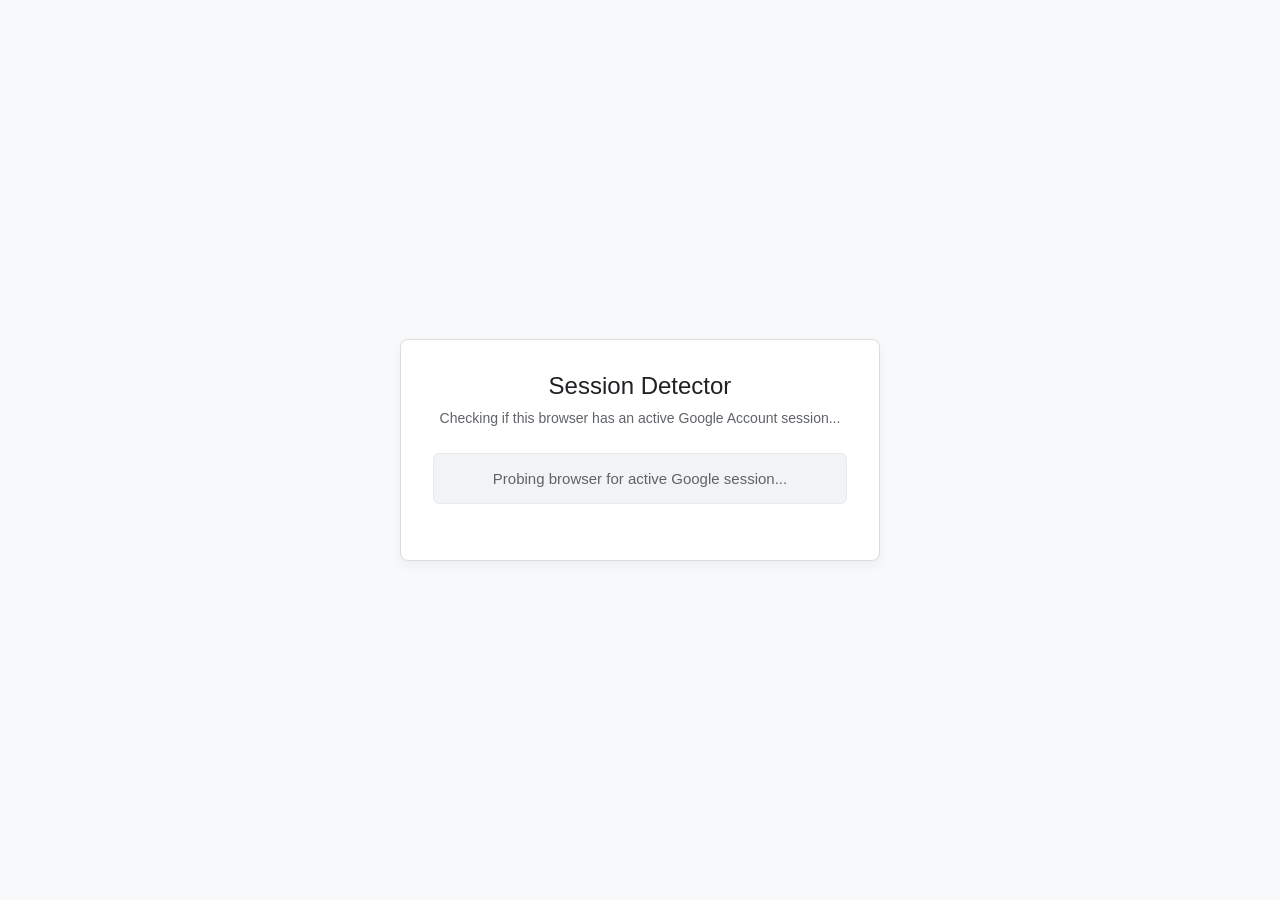
<file: CheckBrowserLoggedInGoogleAccountV4.html>
<!DOCTYPE html>
<html lang="en">
<head>
    <meta charset="UTF-8">
    <meta name="viewport" content="width=device-width, initial-scale=1.0">
    <title>Google Session Detector</title>
    <!-- Google Identity Services SDK -->
    <script src="https://accounts.google.com/gsi/client" async defer></script>
    <style>
        :root {
            --bg-color: #f8f9fa;
            --card-bg: #ffffff;
            --text-color: #202124;
            --text-muted: #5f6368;
            --border-color: #dadce0;
            --accent-color: #1a73e8;
        }

        * {
            box-sizing: border-box;
            margin: 0;
            padding: 0;
            font-family: -apple-system, BlinkMacSystemFont, "Segoe UI", Roboto, Helvetica, Arial, sans-serif;
        }

        body {
            background-color: var(--bg-color);
            color: var(--text-color);
            display: flex;
            justify-content: center;
            align-items: center;
            min-height: 100vh;
            padding: 20px;
        }

        .container {
            background: var(--card-bg);
            border: 1px solid var(--border-color);
            border-radius: 8px;
            padding: 32px;
            width: 100%;
            max-width: 480px;
            box-shadow: 0 4px 12px rgba(0,0,0,0.05);
            text-align: center;
            transition: all 0.3s ease;
        }

        h1 {
            font-size: 24px;
            margin-bottom: 8px;
            font-weight: 500;
        }

        p {
            color: var(--text-muted);
            font-size: 14px;
            line-height: 1.5;
            margin-bottom: 24px;
        }

        /* Status Indicator Box */
        .status-box {
            padding: 16px;
            border-radius: 6px;
            font-weight: 500;
            font-size: 15px;
            margin-bottom: 24px;
            background-color: #e8f0fe;
            color: var(--accent-color);
            border: 1px solid #d2e3fc;
        }

        .status-box.checking {
            background-color: #f1f3f4;
            color: #5f6368;
            border-color: #e8eaed;
        }

        .status-box.detected {
            background-color: #e6f4ea;
            color: #137333;
            border-color: #ceead6;
        }

        .status-box.not-detected {
            background-color: #fce8e6;
            color: #c5221f;
            border-color: #fad2cf;
        }

        /* Responsive Fallback Button Area */
        .fallback-zone {
            display: flex;
            justify-content: center;
            margin-top: 16px;
            min-height: 40px;
        }

        .hidden {
            display: none !important;
        }

        /* Mobile Adjustments */
        @media (max-width: 480px) {
            body {
                align-items: flex-start;
                padding-top: 40px;
            }
            .container {
                border: none;
                box-shadow: none;
                background: transparent;
                padding: 16px;
            }
        }
    </style>
</head>
<body>

    <div class="container">
        <h1>Session Detector</h1>
        <p>Checking if this browser has an active Google Account session...</p>
        
        <div id="statusIndicator" class="status-box checking">
            Initializing Google Client...
        </div>

        <div id="fallbackZone" class="fallback-zone hidden">
            <!-- Google Button renders here if active auto-select isn't possible -->
            <div class="g_id_signin" data-type="standard"></div>
        </div>
    </div>

    <script>
        // REPLACE THIS with your actual Google Cloud Console Client ID
        const GOOGLE_CLIENT_ID = "852972782243-pnji4tmi615jqk0qb2j1qa8a86jqrdcu.apps.googleusercontent.com";

        const statusIndicator = document.getElementById('statusIndicator');
        const fallbackZone = document.getElementById('fallbackZone');

        window.onload = function () {
            if (GOOGLE_CLIENT_ID === "YOUR_GOOGLE_CLIENT_ID.apps.googleusercontent.com") {
                statusIndicator.className = "status-box not-detected";
                statusIndicator.innerText = "Configuration Error: Please insert your Google Client ID into the script tag.";
                return;
            }

            statusIndicator.innerText = "Probing browser for active Google session...";

            // Initialize the GIS Framework
            google.accounts.id.initialize({
                client_id: GOOGLE_CLIENT_ID,
                callback: handleCredentialResponse,
                auto_select: true // Attempt silent retrieval if previously authorized testing 123
            });

            // Prompt the native One Tap overlay
            google.accounts.id.prompt((notification) => {
                if (notification.isNotDisplayed()) {
                    const reason = notification.getNotDisplayedReason();
                    console.log("Prompt not displayed reason:", reason);
                    
                    // "opt_out_or_no_session" or "suppressed_by_user" usually means no session or user dismissed it globally
                    if (reason === "opt_out_or_no_session" || reason === "suppressed_by_user") {
                        updateStatus(false, "No active Google session detected in this browser.");
                    } else {
                        updateStatus(false, `Session check skipped. Reason: ${reason.replace(/_/g, ' ')}`);
                    }
                } else if (notification.isSkippedMoment()) {
                    const skipReason = notification.getSkippedReason();
                    console.log("Prompt skipped reason:", skipReason);

                    if (skipReason === "user_cancel" || skipReason === "tap_outside") {
                        updateStatus(false, "Prompt is in cooldown (you dismissed it previously). Clear the g_state cookie or wait out the cooldown to re-test.");
                    } else if (skipReason === "issuing_failed") {
                        updateStatus(false, "Google could not issue a credential (session may have been signed out).");
                    } else {
                        updateStatus(false, `Prompt skipped. Reason: ${skipReason}`);
                    }
                } else if (notification.isDisplayed()) {
                    // An active session was definitely found because Google is presenting the profile UI
                    updateStatus(true, "Active Google session detected! (Prompt displayed)");
                }
            });

            // Render standard button as a backup choice
            google.accounts.id.renderButton(
                document.querySelector('.g_id_signin'),
                { theme: "outline", size: "large", width: "280" }
            );
        };

        // Triggered if a valid, active session drops credential tokens
        function handleCredentialResponse(response) {
            console.log("JWT Token Received:", response.credential);
            updateStatus(true, "Active Google Session Verified & Authenticated!");
        }

        function updateStatus(isDetected, message) {
            statusIndicator.innerText = message;
            if (isDetected) {
                statusIndicator.className = "status-box detected";
                fallbackZone.classList.add('hidden');
            } else {
                statusIndicator.className = "status-box not-detected";
                // Show standard button if passive detection fails so users can manually click
                fallbackZone.classList.remove('hidden');
            }
        }
    </script>
</body>
</html>
</file>
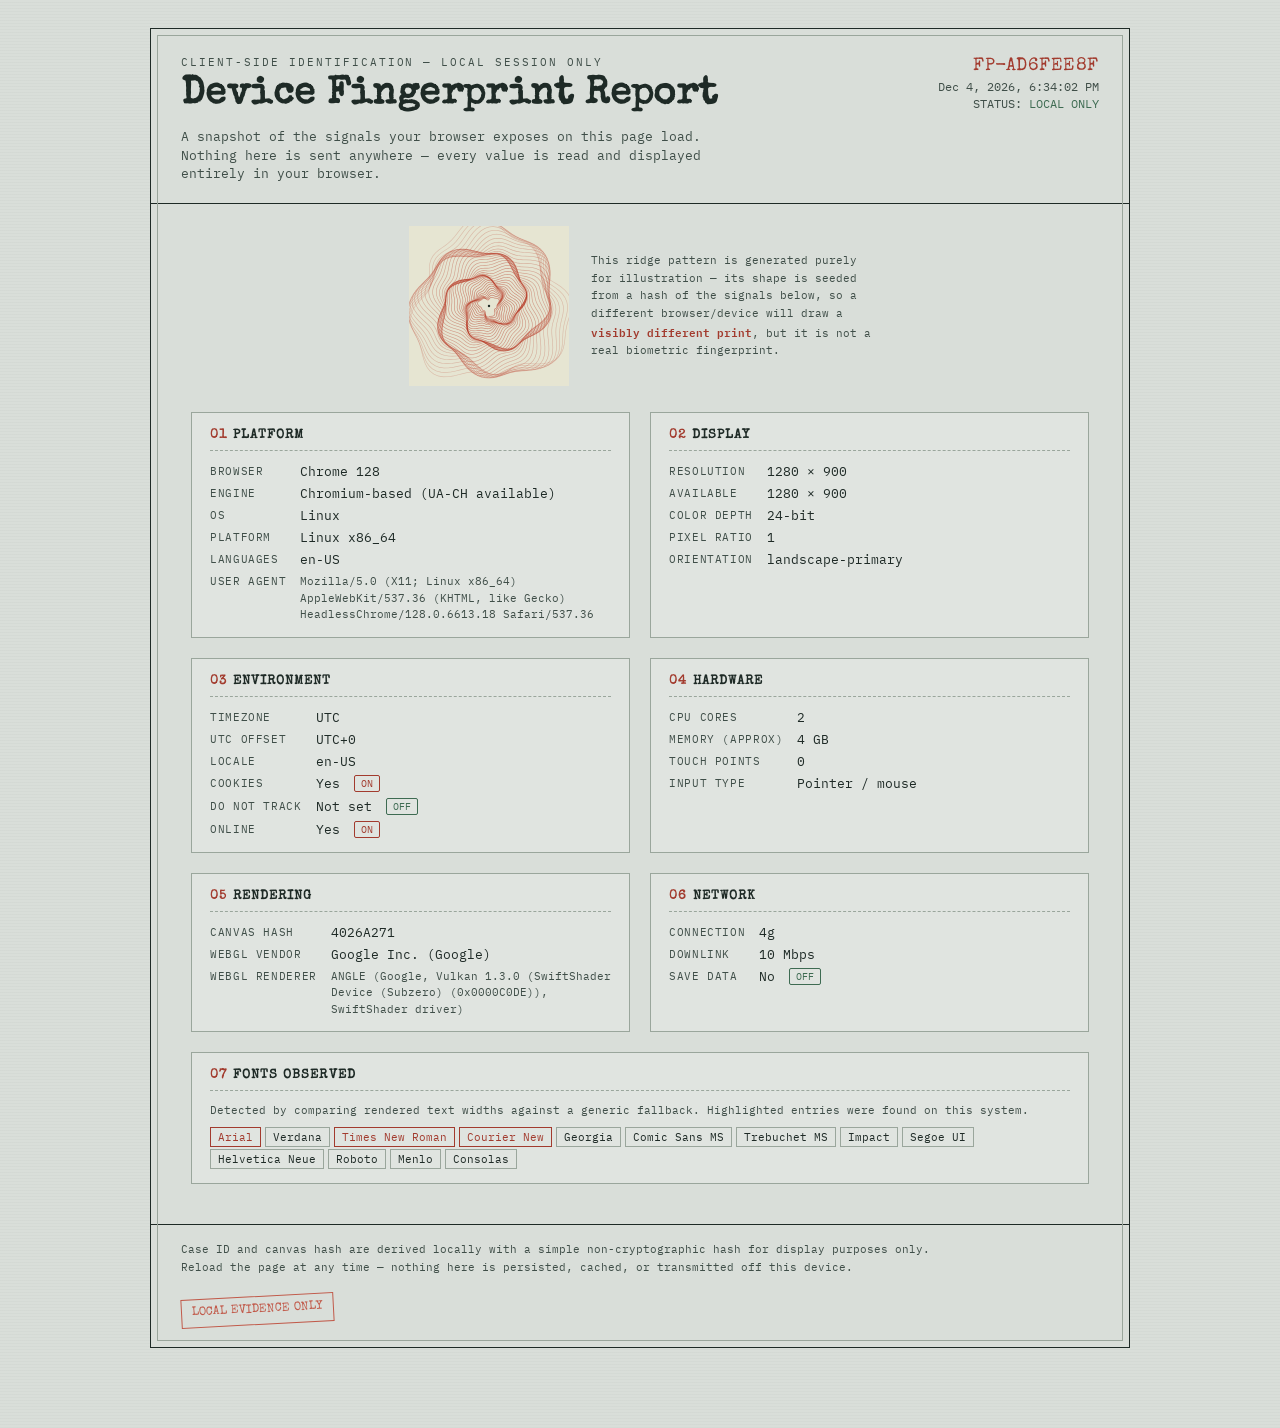
<file: ClientFingerprintV202607200608.html>
<!DOCTYPE html>
<html lang="en">
<head>
<meta charset="UTF-8">
<meta name="viewport" content="width=device-width, initial-scale=1.0">
<title>Client Identification Report</title>
<link rel="preconnect" href="https://fonts.googleapis.com">
<link href="https://fonts.googleapis.com/css2?family=Special+Elite&family=IBM+Plex+Mono:wght@400;500;600&display=swap" rel="stylesheet">
<style>
  :root{
    --paper:#D9DED9;
    --paper-2:#CBD2CA;
    --ink:#1E2A26;
    --ink-soft:#3F4E48;
    --stamp:#A23B2E;
    --stamp-soft:#c15a4a;
    --line:#9AA69C;
    --ok:#3E6B52;
  }
  *{box-sizing:border-box;}
  html,body{margin:0;padding:0;}
  body{
    background:
      repeating-linear-gradient(0deg, rgba(30,42,38,0.025) 0px, rgba(30,42,38,0.025) 1px, transparent 1px, transparent 3px),
      var(--paper);
    color:var(--ink);
    font-family:'IBM Plex Mono', monospace;
    min-height:100vh;
    padding: 28px 18px 80px;
  }
  a{color:var(--ink);}

  .sheet{
    max-width: 980px;
    margin: 0 auto;
    border: 1.5px solid var(--ink);
    background: var(--paper);
    position: relative;
  }
  .sheet::before{
    content:"";
    position:absolute; inset:6px;
    border: 1px solid var(--line);
    pointer-events:none;
  }

  header{
    display:flex;
    justify-content:space-between;
    align-items:flex-start;
    gap: 20px;
    padding: 26px 30px 20px;
    border-bottom: 1.5px solid var(--ink);
  }
  .title-block{max-width: 560px;}
  .eyebrow{
    font-size: 11px;
    letter-spacing: 0.18em;
    text-transform: uppercase;
    color: var(--ink-soft);
    margin: 0 0 6px;
  }
  h1{
    font-family:'Special Elite', monospace;
    font-size: clamp(26px, 4vw, 38px);
    line-height: 1.1;
    margin: 0 0 10px;
    letter-spacing: 0.01em;
  }
  .subhead{
    font-size: 12.5px;
    color: var(--ink-soft);
    line-height: 1.5;
    margin: 0;
  }

  .case-meta{
    text-align:right;
    font-size: 11.5px;
    color: var(--ink-soft);
    white-space: nowrap;
    padding-top: 2px;
  }
  .case-meta .id{
    display:block;
    font-family:'Special Elite', monospace;
    font-size: 18px;
    color: var(--stamp);
    margin-bottom: 4px;
    letter-spacing: 0.03em;
  }
  .case-meta div{margin-top:2px;}

  .stampzone{
    display:flex;
    justify-content:center;
    padding: 22px 30px 6px;
  }
  .print-wrap{
    display:flex;
    align-items:center;
    gap: 22px;
    flex-wrap: wrap;
    justify-content:center;
  }
  canvas#printCanvas{
    width: 160px; height:160px;
    filter: sepia(15%) saturate(140%);
  }
  .print-caption{
    font-size: 11px;
    color: var(--ink-soft);
    max-width: 280px;
    line-height: 1.6;
  }
  .print-caption b{color:var(--stamp); font-weight:600;}

  .grid{
    display:grid;
    grid-template-columns: repeat(2, 1fr);
    gap: 0;
    padding: 10px 30px 30px;
  }
  @media (max-width: 700px){
    .grid{grid-template-columns: 1fr;}
    header{flex-direction:column;}
    .case-meta{text-align:left;}
  }

  .card{
    border: 1px solid var(--line);
    margin: 10px;
    padding: 16px 18px 14px;
    background: rgba(255,255,255,0.18);
  }
  .card h2{
    font-family:'Special Elite', monospace;
    font-size: 13px;
    letter-spacing: 0.08em;
    text-transform: uppercase;
    margin: 0 0 12px;
    padding-bottom: 8px;
    border-bottom: 1px dashed var(--line);
    color: var(--ink);
  }
  .card h2 .tag{
    color: var(--stamp);
    margin-right: 6px;
  }

  dl{margin:0; display:grid; grid-template-columns: auto 1fr; gap: 6px 14px;}
  dt{
    font-size: 10.5px;
    text-transform: uppercase;
    letter-spacing: 0.06em;
    color: var(--ink-soft);
    white-space: nowrap;
    padding-top: 1px;
  }
  dd{
    margin:0;
    font-size: 12.5px;
    word-break: break-word;
    color: var(--ink);
  }
  dd.mono-long{
    font-size: 11px;
    color: var(--ink-soft);
    line-height: 1.5;
  }
  .flag{
    display:inline-block;
    font-size: 10px;
    padding: 1px 6px;
    border: 1px solid currentColor;
    border-radius: 2px;
    margin-left: 6px;
    vertical-align: 1px;
  }
  .flag.yes{color: var(--stamp);}
  .flag.no{color: var(--ok);}

  .fonts-list span{
    display:inline-block;
    font-size: 11px;
    padding: 2px 7px;
    margin: 2px 4px 0 0;
    border: 1px solid var(--line);
  }
  .fonts-list span.detected{
    border-color: var(--stamp);
    color: var(--stamp);
  }

  footer{
    border-top: 1.5px solid var(--ink);
    padding: 16px 30px 22px;
    font-size: 11px;
    color: var(--ink-soft);
    line-height: 1.6;
    display:flex;
    justify-content:space-between;
    gap: 20px;
    flex-wrap: wrap;
  }
  footer .stamp-mark{
    font-family:'Special Elite', monospace;
    color: var(--stamp-soft);
    border: 1.5px solid var(--stamp-soft);
    padding: 4px 10px;
    transform: rotate(-3deg);
    font-size: 12px;
    white-space: nowrap;
    height: fit-content;
  }

  @media (prefers-reduced-motion: no-preference){
    .card{animation: rise 0.5s ease backwards;}
    .card:nth-child(1){animation-delay:.02s;}
    .card:nth-child(2){animation-delay:.06s;}
    .card:nth-child(3){animation-delay:.1s;}
    .card:nth-child(4){animation-delay:.14s;}
    .card:nth-child(5){animation-delay:.18s;}
    .card:nth-child(6){animation-delay:.22s;}
    .card:nth-child(7){animation-delay:.26s;}
    @keyframes rise{
      from{opacity:0; transform:translateY(6px);}
      to{opacity:1; transform:translateY(0);}
    }
  }

  :focus-visible{outline: 2px solid var(--stamp); outline-offset: 2px;}
</style>
</head>
<body>

<div class="sheet">
  <header>
    <div class="title-block">
      <p class="eyebrow">Client-side identification &mdash; local session only</p>
      <h1>Device Fingerprint Report</h1>
      <p class="subhead">A snapshot of the signals your browser exposes on this page load. Nothing here is sent anywhere &mdash; every value is read and displayed entirely in your browser.</p>
    </div>
    <div class="case-meta">
      <span class="id" id="caseId">FP-????????</span>
      <div id="caseTime">&mdash;</div>
      <div>STATUS: <span style="color:var(--ok)">LOCAL ONLY</span></div>
    </div>
  </header>

  <div class="stampzone">
    <div class="print-wrap">
      <canvas id="printCanvas" width="320" height="320"></canvas>
      <p class="print-caption">This ridge pattern is generated purely for illustration &mdash; its shape is seeded from a hash of the signals below, so a different browser/device will draw a <b>visibly different print</b>, but it is not a real biometric fingerprint.</p>
    </div>
  </div>

  <div class="grid">

    <div class="card">
      <h2><span class="tag">01</span>Platform</h2>
      <dl>
        <dt>Browser</dt><dd id="p-browser">&mdash;</dd>
        <dt>Engine</dt><dd id="p-engine">&mdash;</dd>
        <dt>OS</dt><dd id="p-os">&mdash;</dd>
        <dt>Platform</dt><dd id="p-platform">&mdash;</dd>
        <dt>Languages</dt><dd id="p-langs">&mdash;</dd>
        <dt>User agent</dt><dd class="mono-long" id="p-ua">&mdash;</dd>
      </dl>
    </div>

    <div class="card">
      <h2><span class="tag">02</span>Display</h2>
      <dl>
        <dt>Resolution</dt><dd id="d-res">&mdash;</dd>
        <dt>Available</dt><dd id="d-avail">&mdash;</dd>
        <dt>Color depth</dt><dd id="d-color">&mdash;</dd>
        <dt>Pixel ratio</dt><dd id="d-ratio">&mdash;</dd>
        <dt>Orientation</dt><dd id="d-orient">&mdash;</dd>
      </dl>
    </div>

    <div class="card">
      <h2><span class="tag">03</span>Environment</h2>
      <dl>
        <dt>Timezone</dt><dd id="e-tz">&mdash;</dd>
        <dt>UTC offset</dt><dd id="e-offset">&mdash;</dd>
        <dt>Locale</dt><dd id="e-locale">&mdash;</dd>
        <dt>Cookies</dt><dd id="e-cookies">&mdash;</dd>
        <dt>Do Not Track</dt><dd id="e-dnt">&mdash;</dd>
        <dt>Online</dt><dd id="e-online">&mdash;</dd>
      </dl>
    </div>

    <div class="card">
      <h2><span class="tag">04</span>Hardware</h2>
      <dl>
        <dt>CPU cores</dt><dd id="h-cores">&mdash;</dd>
        <dt>Memory (approx)</dt><dd id="h-mem">&mdash;</dd>
        <dt>Touch points</dt><dd id="h-touch">&mdash;</dd>
        <dt>Input type</dt><dd id="h-input">&mdash;</dd>
      </dl>
    </div>

    <div class="card">
      <h2><span class="tag">05</span>Rendering</h2>
      <dl>
        <dt>Canvas hash</dt><dd id="r-canvas">&mdash;</dd>
        <dt>WebGL vendor</dt><dd id="r-vendor">&mdash;</dd>
        <dt>WebGL renderer</dt><dd class="mono-long" id="r-renderer">&mdash;</dd>
      </dl>
    </div>

    <div class="card">
      <h2><span class="tag">06</span>Network</h2>
      <dl>
        <dt>Connection</dt><dd id="n-type">&mdash;</dd>
        <dt>Downlink</dt><dd id="n-downlink">&mdash;</dd>
        <dt>Save data</dt><dd id="n-savedata">&mdash;</dd>
      </dl>
    </div>

    <div class="card" style="grid-column: 1 / -1;">
      <h2><span class="tag">07</span>Fonts observed</h2>
      <p style="font-size:11px; color:var(--ink-soft); margin:0 0 8px;">Detected by comparing rendered text widths against a generic fallback. Highlighted entries were found on this system.</p>
      <div class="fonts-list" id="fontsList">&mdash;</div>
    </div>

  </div>

  <footer>
    <div>
      Case ID and canvas hash are derived locally with a simple non-cryptographic hash for display purposes only.<br>
      Reload the page at any time &mdash; nothing here is persisted, cached, or transmitted off this device.
    </div>
    <div class="stamp-mark">LOCAL EVIDENCE ONLY</div>
  </footer>
</div>

<script>
(function(){

  function djb2(str){
    let hash = 5381;
    for (let i = 0; i < str.length; i++){
      hash = ((hash << 5) + hash) + str.charCodeAt(i);
      hash = hash & 0xFFFFFFFF;
    }
    return hash >>> 0;
  }

  function toHex(n, len){
    return n.toString(16).padStart(len, '0').toUpperCase();
  }

  function mulberry32(seed){
    let t = seed;
    return function(){
      t |= 0; t = (t + 0x6D2B79F5) | 0;
      let r = Math.imul(t ^ (t >>> 15), 1 | t);
      r = (r + Math.imul(r ^ (r >>> 7), 61 | r)) ^ r;
      return ((r ^ (r >>> 14)) >>> 0) / 4294967296;
    };
  }

  const set = (id, val) => { const el = document.getElementById(id); if(el) el.textContent = val; };
  const yn = (id, bool, yesText, noText) => {
    const el = document.getElementById(id);
    el.innerHTML = (bool ? (yesText||'Yes') : (noText||'No')) +
      ` <span class="flag ${bool ? 'yes':'no'}">${bool ? 'ON':'OFF'}</span>`;
  };

  // ---------- Platform ----------
  const ua = navigator.userAgent;
  function parseBrowser(ua){
    const checks = [
      [/Edg\/([\d.]+)/, 'Edge'],
      [/OPR\/([\d.]+)/, 'Opera'],
      [/Chrome\/([\d.]+)/, 'Chrome'],
      [/CriOS\/([\d.]+)/, 'Chrome (iOS)'],
      [/Firefox\/([\d.]+)/, 'Firefox'],
      [/Version\/([\d.]+).*Safari/, 'Safari'],
    ];
    for (const [re, name] of checks){
      const m = ua.match(re);
      if (m) return `${name} ${m[1].split('.')[0]}`;
    }
    return 'Unknown';
  }
  function parseOS(ua){
    if (/Windows NT 10/.test(ua)) return 'Windows 10/11';
    if (/Windows NT/.test(ua)) return 'Windows';
    if (/Mac OS X ([\d_]+)/.test(ua)) return 'macOS ' + ua.match(/Mac OS X ([\d_]+)/)[1].replace(/_/g,'.');
    if (/Android ([\d.]+)/.test(ua)) return 'Android ' + ua.match(/Android ([\d.]+)/)[1];
    if (/iPhone OS ([\d_]+)/.test(ua)) return 'iOS ' + ua.match(/iPhone OS ([\d_]+)/)[1].replace(/_/g,'.');
    if (/Linux/.test(ua)) return 'Linux';
    return 'Unknown';
  }
  set('p-browser', parseBrowser(ua));
  set('p-engine', ('userAgentData' in navigator) ? 'Chromium-based (UA-CH available)' : (/Gecko\/\d+/.test(ua) ? 'Gecko' : /AppleWebKit/.test(ua) ? 'WebKit' : 'Unknown'));
  set('p-os', parseOS(ua));
  set('p-platform', navigator.platform || 'Unavailable');
  set('p-langs', (navigator.languages || [navigator.language]).join(', '));
  set('p-ua', ua);

  // ---------- Display ----------
  set('d-res', `${screen.width} × ${screen.height}`);
  set('d-avail', `${screen.availWidth} × ${screen.availHeight}`);
  set('d-color', `${screen.colorDepth}-bit`);
  set('d-ratio', window.devicePixelRatio || 1);
  set('d-orient', (screen.orientation && screen.orientation.type) || 'Unavailable');

  // ---------- Environment ----------
  const tz = Intl.DateTimeFormat().resolvedOptions().timeZone;
  set('e-tz', tz || 'Unavailable');
  const offset = -new Date().getTimezoneOffset();
  set('e-offset', `UTC${offset >= 0 ? '+' : ''}${offset/60}`);
  set('e-locale', Intl.DateTimeFormat().resolvedOptions().locale);
  yn('e-cookies', navigator.cookieEnabled);
  yn('e-dnt', navigator.doNotTrack === '1', 'Requested', 'Not set');
  yn('e-online', navigator.onLine);

  // ---------- Hardware ----------
  set('h-cores', navigator.hardwareConcurrency || 'Unavailable');
  set('h-mem', navigator.deviceMemory ? navigator.deviceMemory + ' GB' : 'Unavailable');
  set('h-touch', navigator.maxTouchPoints || 0);
  set('h-input', (navigator.maxTouchPoints > 0) ? 'Touch capable' : 'Pointer / mouse');

  // ---------- Canvas fingerprint ----------
  let canvasHashHex = 'N/A';
  try{
    const c = document.createElement('canvas');
    c.width = 240; c.height = 60;
    const ctx = c.getContext('2d');
    ctx.textBaseline = 'top';
    ctx.font = '15px "IBM Plex Mono", monospace';
    ctx.fillStyle = '#1E2A26';
    ctx.fillRect(0,0,240,60);
    ctx.fillStyle = '#A23B2E';
    ctx.fillText('Fingerprint☂/☂ 7Q3', 4, 4);
    ctx.strokeStyle = '#3E6B52';
    ctx.beginPath();
    ctx.arc(200, 30, 14, 0, Math.PI * 2);
    ctx.stroke();
    const dataUrl = c.toDataURL();
    const h = djb2(dataUrl);
    canvasHashHex = toHex(h, 8);
  } catch(e){ canvasHashHex = 'Blocked'; }
  set('r-canvas', canvasHashHex);

  // ---------- WebGL ----------
  let vendor = 'Unavailable', renderer = 'Unavailable';
  try{
    const gl = document.createElement('canvas').getContext('webgl') || document.createElement('canvas').getContext('experimental-webgl');
    if (gl){
      const dbg = gl.getExtension('WEBGL_debug_renderer_info');
      if (dbg){
        vendor = gl.getParameter(dbg.UNMASKED_VENDOR_WEBGL) || 'Masked';
        renderer = gl.getParameter(dbg.UNMASKED_RENDERER_WEBGL) || 'Masked';
      } else {
        vendor = gl.getParameter(gl.VENDOR) || 'Masked';
        renderer = gl.getParameter(gl.RENDERER) || 'Masked';
      }
    }
  } catch(e){}
  set('r-vendor', vendor);
  set('r-renderer', renderer);

  // ---------- Network ----------
  const conn = navigator.connection || navigator.mozConnection || navigator.webkitConnection;
  if (conn){
    set('n-type', conn.effectiveType || 'Unavailable');
    set('n-downlink', conn.downlink ? conn.downlink + ' Mbps' : 'Unavailable');
    yn('n-savedata', !!conn.saveData);
  } else {
    set('n-type', 'Unavailable');
    set('n-downlink', 'Unavailable');
    set('n-savedata', 'Unavailable');
  }

  // ---------- Fonts ----------
  const testFonts = ['Arial','Verdana','Times New Roman','Courier New','Georgia','Comic Sans MS','Trebuchet MS','Impact','Segoe UI','Helvetica Neue','Roboto','Menlo','Consolas'];
  function detectFonts(list){
    const baseFonts = ['monospace','sans-serif','serif'];
    const testString = 'mmmmmmmmmmlli';
    const testSize = '72px';
    const span = document.createElement('span');
    span.style.position = 'absolute';
    span.style.left = '-9999px';
    span.style.fontSize = testSize;
    span.textContent = testString;
    document.body.appendChild(span);

    const baseWidths = {};
    baseFonts.forEach(bf => {
      span.style.fontFamily = bf;
      baseWidths[bf] = span.offsetWidth;
    });

    const detected = [];
    list.forEach(font => {
      let isDetected = false;
      for (const bf of baseFonts){
        span.style.fontFamily = `'${font}', ${bf}`;
        if (span.offsetWidth !== baseWidths[bf]){ isDetected = true; break; }
      }
      if (isDetected) detected.push(font);
    });
    document.body.removeChild(span);
    return detected;
  }
  let detected = [];
  try{ detected = detectFonts(testFonts); }catch(e){}
  const fontsListEl = document.getElementById('fontsList');
  fontsListEl.innerHTML = testFonts.map(f =>
    `<span class="${detected.includes(f) ? 'detected' : ''}">${f}</span>`
  ).join('');

  // ---------- Case ID + timestamp ----------
  const combined = [ua, screen.width+'x'+screen.height, tz, navigator.language, canvasHashHex, renderer, navigator.hardwareConcurrency].join('|');
  const caseHash = djb2(combined);
  set('caseId', 'FP-' + toHex(caseHash, 8));
  const now = new Date();
  set('caseTime', now.toLocaleString(undefined, { dateStyle:'medium', timeStyle:'medium' }));

  // ---------- Fingerprint art ----------
  const canvasEl = document.getElementById('printCanvas');
  const pctx = canvasEl.getContext('2d');
  const W = canvasEl.width, H = canvasEl.height, cx = W/2, cy = H/2;
  const rand = mulberry32(caseHash || 1);

  pctx.fillStyle = '#D9DED9';
  pctx.fillRect(0,0,W,H);

  const rings = 46;
  const freqA = 3 + Math.floor(rand()*3);
  const freqB = 5 + Math.floor(rand()*4);
  const phase = rand() * Math.PI * 2;
  const wobble = 6 + rand()*10;

  for (let i = 0; i < rings; i++){
    const t = i / rings;
    const baseR = 18 + t * (W/2 - 24);
    pctx.beginPath();
    for (let a = 0; a <= 360; a += 3){
      const rad = a * Math.PI / 180;
      const perturb = Math.sin(rad*freqA + phase + i*0.35) * wobble * (0.3+t)
                     + Math.cos(rad*freqB - phase*0.5 + i*0.2) * (wobble*0.5) * (0.2+t);
      const r = baseR + perturb;
      const x = cx + Math.cos(rad) * r;
      const y = cy + Math.sin(rad) * r;
      if (a === 0) pctx.moveTo(x,y); else pctx.lineTo(x,y);
    }
    pctx.closePath();
    const shade = 30 + Math.floor((1-t) * 40 + rand()*10);
    pctx.strokeStyle = `rgba(162,59,46,${0.25 + (1-t)*0.5})`;
    pctx.lineWidth = 1.1;
    pctx.stroke();
  }

  pctx.fillStyle = '#1E2A26';
  pctx.beginPath();
  pctx.arc(cx, cy, 2.4, 0, Math.PI*2);
  pctx.fill();

})();
</script>

</body>
</html>
</file>
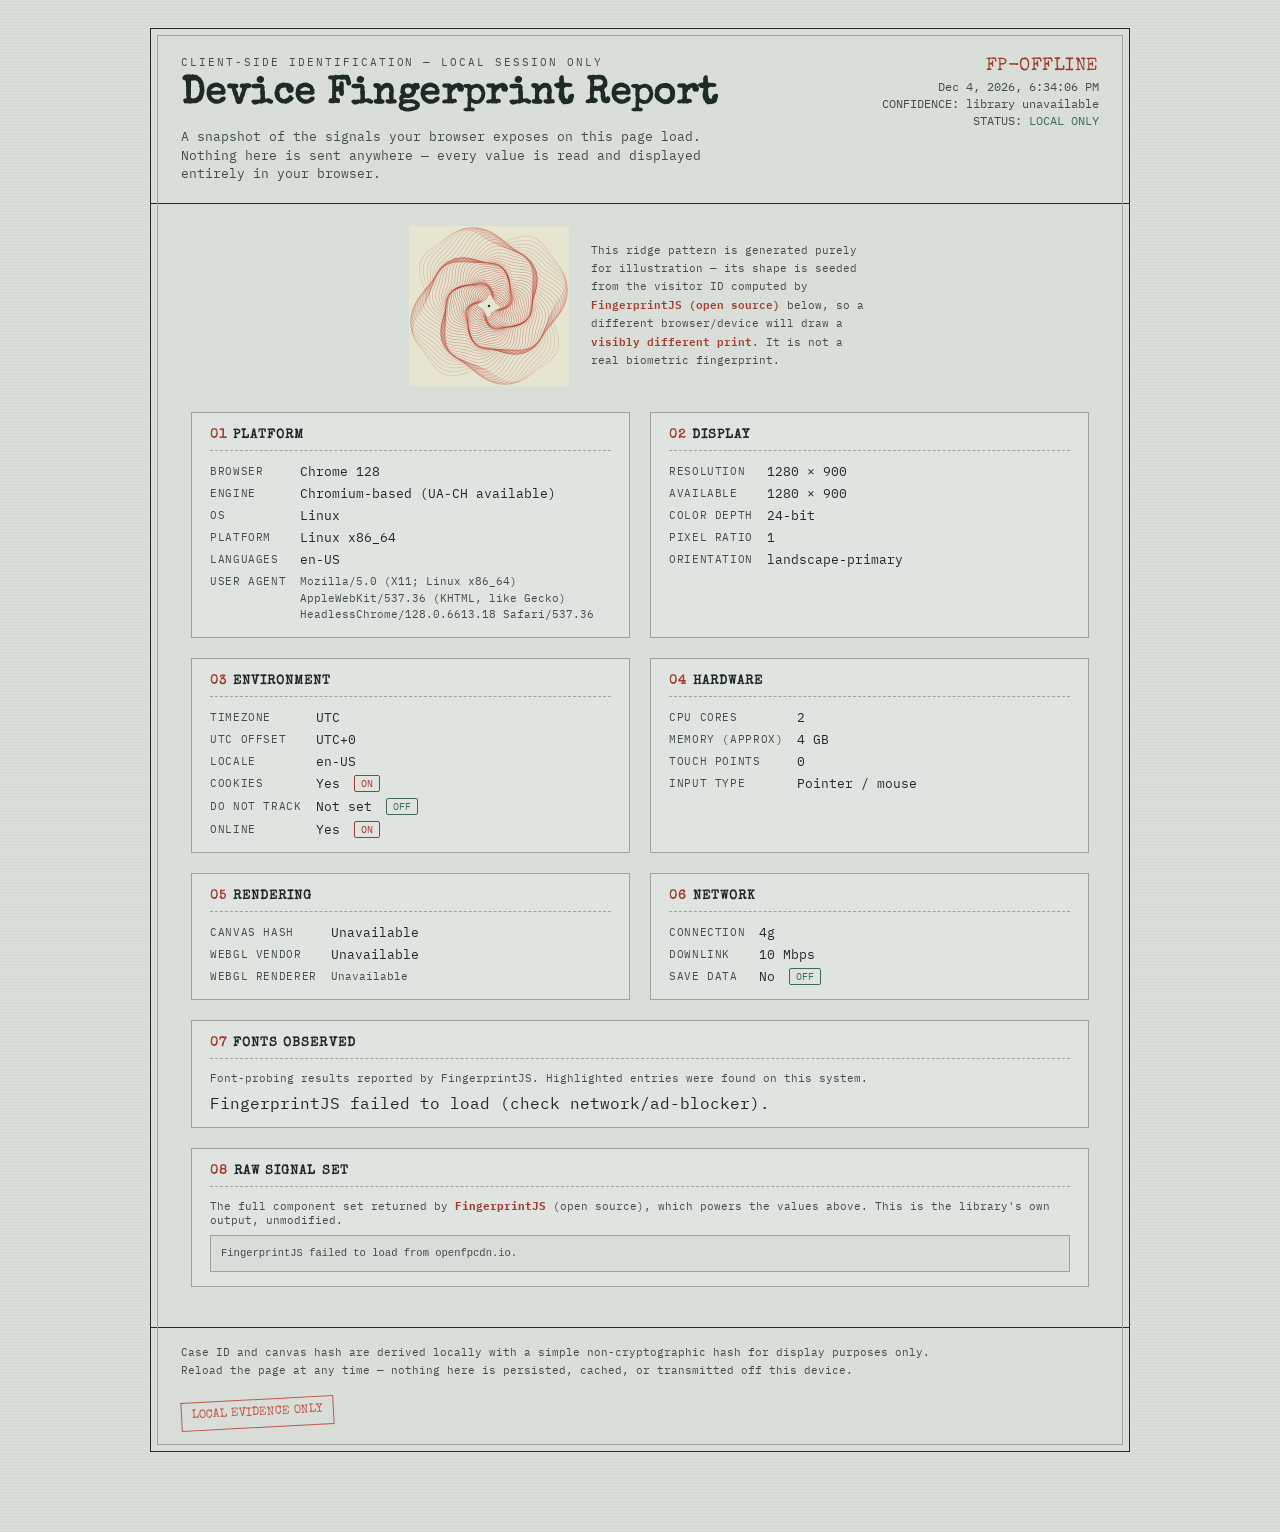
<file: ClientFingetprint202607200609.html>
<!DOCTYPE html>
<html lang="en">
<head>
<meta charset="UTF-8">
<meta name="viewport" content="width=device-width, initial-scale=1.0">
<title>Client Identification Report</title>
<link rel="preconnect" href="https://fonts.googleapis.com">
<link href="https://fonts.googleapis.com/css2?family=Special+Elite&family=IBM+Plex+Mono:wght@400;500;600&display=swap" rel="stylesheet">
<style>
  :root{
    --paper:#D9DED9;
    --paper-2:#CBD2CA;
    --ink:#1E2A26;
    --ink-soft:#3F4E48;
    --stamp:#A23B2E;
    --stamp-soft:#c15a4a;
    --line:#9AA69C;
    --ok:#3E6B52;
  }
  *{box-sizing:border-box;}
  html,body{margin:0;padding:0;}
  body{
    background:
      repeating-linear-gradient(0deg, rgba(30,42,38,0.025) 0px, rgba(30,42,38,0.025) 1px, transparent 1px, transparent 3px),
      var(--paper);
    color:var(--ink);
    font-family:'IBM Plex Mono', monospace;
    min-height:100vh;
    padding: 28px 18px 80px;
  }
  a{color:var(--ink);}

  .sheet{
    max-width: 980px;
    margin: 0 auto;
    border: 1.5px solid var(--ink);
    background: var(--paper);
    position: relative;
  }
  .sheet::before{
    content:"";
    position:absolute; inset:6px;
    border: 1px solid var(--line);
    pointer-events:none;
  }

  header{
    display:flex;
    justify-content:space-between;
    align-items:flex-start;
    gap: 20px;
    padding: 26px 30px 20px;
    border-bottom: 1.5px solid var(--ink);
  }
  .title-block{max-width: 560px;}
  .eyebrow{
    font-size: 11px;
    letter-spacing: 0.18em;
    text-transform: uppercase;
    color: var(--ink-soft);
    margin: 0 0 6px;
  }
  h1{
    font-family:'Special Elite', monospace;
    font-size: clamp(26px, 4vw, 38px);
    line-height: 1.1;
    margin: 0 0 10px;
    letter-spacing: 0.01em;
  }
  .subhead{
    font-size: 12.5px;
    color: var(--ink-soft);
    line-height: 1.5;
    margin: 0;
  }

  .case-meta{
    text-align:right;
    font-size: 11.5px;
    color: var(--ink-soft);
    white-space: nowrap;
    padding-top: 2px;
  }
  .case-meta .id{
    display:block;
    font-family:'Special Elite', monospace;
    font-size: 18px;
    color: var(--stamp);
    margin-bottom: 4px;
    letter-spacing: 0.03em;
  }
  .case-meta div{margin-top:2px;}

  .stampzone{
    display:flex;
    justify-content:center;
    padding: 22px 30px 6px;
  }
  .print-wrap{
    display:flex;
    align-items:center;
    gap: 22px;
    flex-wrap: wrap;
    justify-content:center;
  }
  canvas#printCanvas{
    width: 160px; height:160px;
    filter: sepia(15%) saturate(140%);
  }
  .print-caption{
    font-size: 11px;
    color: var(--ink-soft);
    max-width: 280px;
    line-height: 1.6;
  }
  .print-caption b{color:var(--stamp); font-weight:600;}

  .grid{
    display:grid;
    grid-template-columns: repeat(2, 1fr);
    gap: 0;
    padding: 10px 30px 30px;
  }
  @media (max-width: 700px){
    .grid{grid-template-columns: 1fr;}
    header{flex-direction:column;}
    .case-meta{text-align:left;}
  }

  .card{
    border: 1px solid var(--line);
    margin: 10px;
    padding: 16px 18px 14px;
    background: rgba(255,255,255,0.18);
  }
  .card h2{
    font-family:'Special Elite', monospace;
    font-size: 13px;
    letter-spacing: 0.08em;
    text-transform: uppercase;
    margin: 0 0 12px;
    padding-bottom: 8px;
    border-bottom: 1px dashed var(--line);
    color: var(--ink);
  }
  .card h2 .tag{
    color: var(--stamp);
    margin-right: 6px;
  }

  dl{margin:0; display:grid; grid-template-columns: auto 1fr; gap: 6px 14px;}
  dt{
    font-size: 10.5px;
    text-transform: uppercase;
    letter-spacing: 0.06em;
    color: var(--ink-soft);
    white-space: nowrap;
    padding-top: 1px;
  }
  dd{
    margin:0;
    font-size: 12.5px;
    word-break: break-word;
    color: var(--ink);
  }
  dd.mono-long{
    font-size: 11px;
    color: var(--ink-soft);
    line-height: 1.5;
  }
  .flag{
    display:inline-block;
    font-size: 10px;
    padding: 1px 6px;
    border: 1px solid currentColor;
    border-radius: 2px;
    margin-left: 6px;
    vertical-align: 1px;
  }
  .flag.yes{color: var(--stamp);}
  .flag.no{color: var(--ok);}

  .fonts-list span{
    display:inline-block;
    font-size: 11px;
    padding: 2px 7px;
    margin: 2px 4px 0 0;
    border: 1px solid var(--line);
  }
  .fonts-list span.detected{
    border-color: var(--stamp);
    color: var(--stamp);
  }

  footer{
    border-top: 1.5px solid var(--ink);
    padding: 16px 30px 22px;
    font-size: 11px;
    color: var(--ink-soft);
    line-height: 1.6;
    display:flex;
    justify-content:space-between;
    gap: 20px;
    flex-wrap: wrap;
  }
  footer .stamp-mark{
    font-family:'Special Elite', monospace;
    color: var(--stamp-soft);
    border: 1.5px solid var(--stamp-soft);
    padding: 4px 10px;
    transform: rotate(-3deg);
    font-size: 12px;
    white-space: nowrap;
    height: fit-content;
  }

  @media (prefers-reduced-motion: no-preference){
    .card{animation: rise 0.5s ease backwards;}
    .card:nth-child(1){animation-delay:.02s;}
    .card:nth-child(2){animation-delay:.06s;}
    .card:nth-child(3){animation-delay:.1s;}
    .card:nth-child(4){animation-delay:.14s;}
    .card:nth-child(5){animation-delay:.18s;}
    .card:nth-child(6){animation-delay:.22s;}
    .card:nth-child(7){animation-delay:.26s;}
    @keyframes rise{
      from{opacity:0; transform:translateY(6px);}
      to{opacity:1; transform:translateY(0);}
    }
  }

  :focus-visible{outline: 2px solid var(--stamp); outline-offset: 2px;}
</style>
</head>
<body>

<div class="sheet">
  <header>
    <div class="title-block">
      <p class="eyebrow">Client-side identification &mdash; local session only</p>
      <h1>Device Fingerprint Report</h1>
      <p class="subhead">A snapshot of the signals your browser exposes on this page load. Nothing here is sent anywhere &mdash; every value is read and displayed entirely in your browser.</p>
    </div>
    <div class="case-meta">
      <span class="id" id="caseId">FP-????????</span>
      <div id="caseTime">&mdash;</div>
      <div>CONFIDENCE: <span id="caseConfidence">&mdash;</span></div>
      <div>STATUS: <span style="color:var(--ok)">LOCAL ONLY</span></div>
    </div>
  </header>

  <div class="stampzone">
    <div class="print-wrap">
      <canvas id="printCanvas" width="320" height="320"></canvas>
      <p class="print-caption">This ridge pattern is generated purely for illustration &mdash; its shape is seeded from the visitor ID computed by <b>FingerprintJS (open source)</b> below, so a different browser/device will draw a <b>visibly different print</b>. It is not a real biometric fingerprint.</p>
    </div>
  </div>

  <div class="grid">

    <div class="card">
      <h2><span class="tag">01</span>Platform</h2>
      <dl>
        <dt>Browser</dt><dd id="p-browser">&mdash;</dd>
        <dt>Engine</dt><dd id="p-engine">&mdash;</dd>
        <dt>OS</dt><dd id="p-os">&mdash;</dd>
        <dt>Platform</dt><dd id="p-platform">&mdash;</dd>
        <dt>Languages</dt><dd id="p-langs">&mdash;</dd>
        <dt>User agent</dt><dd class="mono-long" id="p-ua">&mdash;</dd>
      </dl>
    </div>

    <div class="card">
      <h2><span class="tag">02</span>Display</h2>
      <dl>
        <dt>Resolution</dt><dd id="d-res">&mdash;</dd>
        <dt>Available</dt><dd id="d-avail">&mdash;</dd>
        <dt>Color depth</dt><dd id="d-color">&mdash;</dd>
        <dt>Pixel ratio</dt><dd id="d-ratio">&mdash;</dd>
        <dt>Orientation</dt><dd id="d-orient">&mdash;</dd>
      </dl>
    </div>

    <div class="card">
      <h2><span class="tag">03</span>Environment</h2>
      <dl>
        <dt>Timezone</dt><dd id="e-tz">&mdash;</dd>
        <dt>UTC offset</dt><dd id="e-offset">&mdash;</dd>
        <dt>Locale</dt><dd id="e-locale">&mdash;</dd>
        <dt>Cookies</dt><dd id="e-cookies">&mdash;</dd>
        <dt>Do Not Track</dt><dd id="e-dnt">&mdash;</dd>
        <dt>Online</dt><dd id="e-online">&mdash;</dd>
      </dl>
    </div>

    <div class="card">
      <h2><span class="tag">04</span>Hardware</h2>
      <dl>
        <dt>CPU cores</dt><dd id="h-cores">&mdash;</dd>
        <dt>Memory (approx)</dt><dd id="h-mem">&mdash;</dd>
        <dt>Touch points</dt><dd id="h-touch">&mdash;</dd>
        <dt>Input type</dt><dd id="h-input">&mdash;</dd>
      </dl>
    </div>

    <div class="card">
      <h2><span class="tag">05</span>Rendering</h2>
      <dl>
        <dt>Canvas hash</dt><dd id="r-canvas">&mdash;</dd>
        <dt>WebGL vendor</dt><dd id="r-vendor">&mdash;</dd>
        <dt>WebGL renderer</dt><dd class="mono-long" id="r-renderer">&mdash;</dd>
      </dl>
    </div>

    <div class="card">
      <h2><span class="tag">06</span>Network</h2>
      <dl>
        <dt>Connection</dt><dd id="n-type">&mdash;</dd>
        <dt>Downlink</dt><dd id="n-downlink">&mdash;</dd>
        <dt>Save data</dt><dd id="n-savedata">&mdash;</dd>
      </dl>
    </div>

    <div class="card" style="grid-column: 1 / -1;">
      <h2><span class="tag">07</span>Fonts observed</h2>
      <p style="font-size:11px; color:var(--ink-soft); margin:0 0 8px;">Font-probing results reported by FingerprintJS. Highlighted entries were found on this system.</p>
      <div class="fonts-list" id="fontsList">&mdash;</div>
    </div>

    <div class="card" style="grid-column: 1 / -1;">
      <h2><span class="tag">08</span>Raw signal set</h2>
      <p style="font-size:11px; color:var(--ink-soft); margin:0 0 8px;">The full component set returned by <b style="color:var(--stamp)">FingerprintJS</b> (open source), which powers the values above. This is the library's own output, unmodified.</p>
      <pre id="rawComponents" style="margin:0; max-height:260px; overflow:auto; font-size:10.5px; line-height:1.5; color:var(--ink-soft); background:rgba(0,0,0,0.03); padding:10px; border:1px solid var(--line);">Loading&hellip;</pre>
    </div>

  </div>

  <footer>
    <div>
      Case ID and canvas hash are derived locally with a simple non-cryptographic hash for display purposes only.<br>
      Reload the page at any time &mdash; nothing here is persisted, cached, or transmitted off this device.
    </div>
    <div class="stamp-mark">LOCAL EVIDENCE ONLY</div>
  </footer>
</div>

<script src="https://openfpcdn.io/fingerprintjs/v4"></script>
<script>
(function(){

  function djb2(str){
    let hash = 5381;
    for (let i = 0; i < str.length; i++){
      hash = ((hash << 5) + hash) + str.charCodeAt(i);
      hash = hash & 0xFFFFFFFF;
    }
    return hash >>> 0;
  }

  function toHex(n, len){
    return n.toString(16).padStart(len, '0').toUpperCase();
  }

  function mulberry32(seed){
    let t = seed;
    return function(){
      t |= 0; t = (t + 0x6D2B79F5) | 0;
      let r = Math.imul(t ^ (t >>> 15), 1 | t);
      r = (r + Math.imul(r ^ (r >>> 7), 61 | r)) ^ r;
      return ((r ^ (r >>> 14)) >>> 0) / 4294967296;
    };
  }

  const set = (id, val) => { const el = document.getElementById(id); if(el) el.textContent = val; };
  const yn = (id, bool, yesText, noText) => {
    const el = document.getElementById(id);
    el.innerHTML = (bool ? (yesText||'Yes') : (noText||'No')) +
      ` <span class="flag ${bool ? 'yes':'no'}">${bool ? 'ON':'OFF'}</span>`;
  };

  // ---------- Platform ----------
  const ua = navigator.userAgent;
  function parseBrowser(ua){
    const checks = [
      [/Edg\/([\d.]+)/, 'Edge'],
      [/OPR\/([\d.]+)/, 'Opera'],
      [/Chrome\/([\d.]+)/, 'Chrome'],
      [/CriOS\/([\d.]+)/, 'Chrome (iOS)'],
      [/Firefox\/([\d.]+)/, 'Firefox'],
      [/Version\/([\d.]+).*Safari/, 'Safari'],
    ];
    for (const [re, name] of checks){
      const m = ua.match(re);
      if (m) return `${name} ${m[1].split('.')[0]}`;
    }
    return 'Unknown';
  }
  function parseOS(ua){
    if (/Windows NT 10/.test(ua)) return 'Windows 10/11';
    if (/Windows NT/.test(ua)) return 'Windows';
    if (/Mac OS X ([\d_]+)/.test(ua)) return 'macOS ' + ua.match(/Mac OS X ([\d_]+)/)[1].replace(/_/g,'.');
    if (/Android ([\d.]+)/.test(ua)) return 'Android ' + ua.match(/Android ([\d.]+)/)[1];
    if (/iPhone OS ([\d_]+)/.test(ua)) return 'iOS ' + ua.match(/iPhone OS ([\d_]+)/)[1].replace(/_/g,'.');
    if (/Linux/.test(ua)) return 'Linux';
    return 'Unknown';
  }
  set('p-browser', parseBrowser(ua));
  set('p-engine', ('userAgentData' in navigator) ? 'Chromium-based (UA-CH available)' : (/Gecko\/\d+/.test(ua) ? 'Gecko' : /AppleWebKit/.test(ua) ? 'WebKit' : 'Unknown'));
  set('p-os', parseOS(ua));
  set('p-platform', navigator.platform || 'Unavailable');
  set('p-langs', (navigator.languages || [navigator.language]).join(', '));
  set('p-ua', ua);

  // ---------- Display ----------
  set('d-res', `${screen.width} × ${screen.height}`);
  set('d-avail', `${screen.availWidth} × ${screen.availHeight}`);
  set('d-color', `${screen.colorDepth}-bit`);
  set('d-ratio', window.devicePixelRatio || 1);
  set('d-orient', (screen.orientation && screen.orientation.type) || 'Unavailable');

  // ---------- Environment ----------
  const tz = Intl.DateTimeFormat().resolvedOptions().timeZone;
  set('e-tz', tz || 'Unavailable');
  const offset = -new Date().getTimezoneOffset();
  set('e-offset', `UTC${offset >= 0 ? '+' : ''}${offset/60}`);
  set('e-locale', Intl.DateTimeFormat().resolvedOptions().locale);
  yn('e-cookies', navigator.cookieEnabled);
  yn('e-dnt', navigator.doNotTrack === '1', 'Requested', 'Not set');
  yn('e-online', navigator.onLine);

  // ---------- Hardware ----------
  set('h-cores', navigator.hardwareConcurrency || 'Unavailable');
  set('h-mem', navigator.deviceMemory ? navigator.deviceMemory + ' GB' : 'Unavailable');
  set('h-touch', navigator.maxTouchPoints || 0);
  set('h-input', (navigator.maxTouchPoints > 0) ? 'Touch capable' : 'Pointer / mouse');

  // ---------- Network (not covered by the fingerprinting library) ----------
  const conn = navigator.connection || navigator.mozConnection || navigator.webkitConnection;
  if (conn){
    set('n-type', conn.effectiveType || 'Unavailable');
    set('n-downlink', conn.downlink ? conn.downlink + ' Mbps' : 'Unavailable');
    yn('n-savedata', !!conn.saveData);
  } else {
    set('n-type', 'Unavailable');
    set('n-downlink', 'Unavailable');
    set('n-savedata', 'Unavailable');
  }

  // ---------- FingerprintJS: canvas, WebGL, fonts, and the visitor ID ----------
  function getComponent(components, name){
    const c = components && components[name];
    if (!c || c.error) return undefined;
    return c.value;
  }

  function drawPrint(seedNumber){
    const canvasEl = document.getElementById('printCanvas');
    const pctx = canvasEl.getContext('2d');
    const W = canvasEl.width, H = canvasEl.height, cx = W/2, cy = H/2;
    const rand = mulberry32(seedNumber || 1);

    pctx.fillStyle = '#D9DED9';
    pctx.fillRect(0,0,W,H);

    const rings = 46;
    const freqA = 3 + Math.floor(rand()*3);
    const freqB = 5 + Math.floor(rand()*4);
    const phase = rand() * Math.PI * 2;
    const wobble = 6 + rand()*10;

    for (let i = 0; i < rings; i++){
      const t = i / rings;
      const baseR = 18 + t * (W/2 - 24);
      pctx.beginPath();
      for (let a = 0; a <= 360; a += 3){
        const rad = a * Math.PI / 180;
        const perturb = Math.sin(rad*freqA + phase + i*0.35) * wobble * (0.3+t)
                       + Math.cos(rad*freqB - phase*0.5 + i*0.2) * (wobble*0.5) * (0.2+t);
        const r = baseR + perturb;
        const x = cx + Math.cos(rad) * r;
        const y = cy + Math.sin(rad) * r;
        if (a === 0) pctx.moveTo(x,y); else pctx.lineTo(x,y);
      }
      pctx.closePath();
      pctx.strokeStyle = `rgba(162,59,46,${0.25 + (1-t)*0.5})`;
      pctx.lineWidth = 1.1;
      pctx.stroke();
    }

    pctx.fillStyle = '#1E2A26';
    pctx.beginPath();
    pctx.arc(cx, cy, 2.4, 0, Math.PI*2);
    pctx.fill();
  }

  async function runFingerprintJS(){
    const now = new Date();
    set('caseTime', now.toLocaleString(undefined, { dateStyle:'medium', timeStyle:'medium' }));

    if (typeof FingerprintJS === 'undefined'){
      set('caseId', 'FP-OFFLINE');
      set('caseConfidence', 'library unavailable');
      set('r-canvas', 'Unavailable');
      set('r-vendor', 'Unavailable');
      set('r-renderer', 'Unavailable');
      document.getElementById('fontsList').textContent = 'FingerprintJS failed to load (check network/ad-blocker).';
      document.getElementById('rawComponents').textContent = 'FingerprintJS failed to load from openfpcdn.io.';
      drawPrint(djb2(ua));
      return;
    }

    try{
      const agent = await FingerprintJS.load();
      const result = await agent.get();
      const components = result.components;

      // Case ID + confidence come straight from the library.
      set('caseId', 'FP-' + result.visitorId.slice(0, 10).toUpperCase());
      set('caseConfidence', result.confidence ? Math.round(result.confidence.score * 100) + '%' : 'n/a');

      // Canvas: FingerprintJS renders several probe images and returns a geometry + text signature.
      const canvasVal = getComponent(components, 'canvas');
      let canvasHash = 'Unavailable';
      if (canvasVal){
        canvasHash = toHex(djb2(JSON.stringify(canvasVal)), 8);
      }
      set('r-canvas', canvasHash);

      // WebGL: basics + extensions reported by the library, condensed to vendor/renderer-style strings.
      const glBasics = getComponent(components, 'webGlBasics');
      if (glBasics && glBasics.rendererInfo){
        set('r-vendor', glBasics.rendererInfo.vendor || 'Masked');
        set('r-renderer', glBasics.rendererInfo.renderer || 'Masked');
      } else if (glBasics){
        set('r-vendor', glBasics.vendor || 'Reported (masked details)');
        set('r-renderer', glBasics.version || 'Reported (masked details)');
      } else {
        set('r-vendor', 'Unavailable');
        set('r-renderer', 'Unavailable');
      }

      // Fonts: list of font names FingerprintJS probed and found installed.
      const fontsVal = getComponent(components, 'fonts');
      const fontsListEl = document.getElementById('fontsList');
      if (Array.isArray(fontsVal) && fontsVal.length){
        fontsListEl.innerHTML = fontsVal.map(f => `<span class="detected">${f}</span>`).join('');
      } else {
        fontsListEl.textContent = 'No font signal reported.';
      }

      // Raw dump of everything the library returned.
      document.getElementById('rawComponents').textContent = JSON.stringify(components, null, 2);

      // Seed the illustrative print from the library's own visitor ID.
      drawPrint(djb2(result.visitorId));

    } catch(err){
      set('caseId', 'FP-ERROR');
      set('caseConfidence', 'error');
      document.getElementById('rawComponents').textContent = 'FingerprintJS threw an error: ' + err.message;
      drawPrint(djb2(ua + Date.now()));
    }
  }

  runFingerprintJS();

})();
</script>

</body>
</html>
</file>
